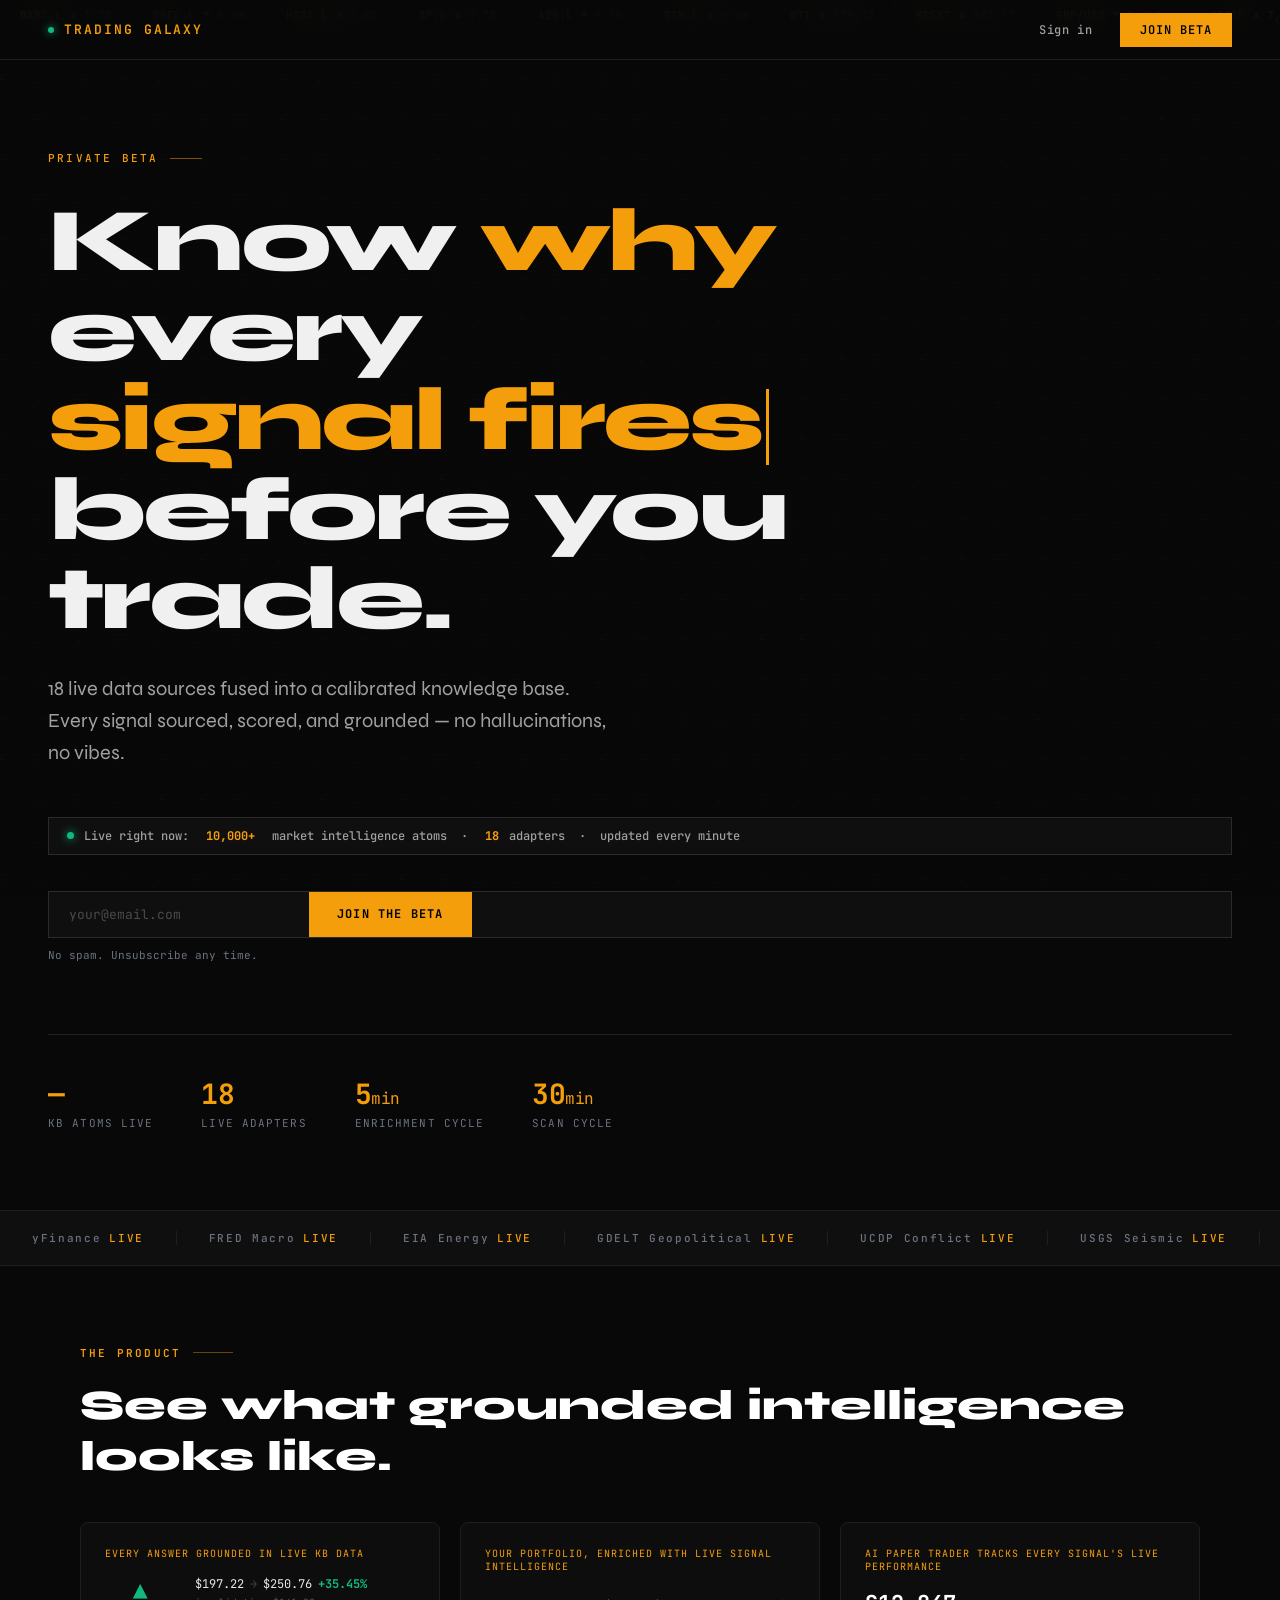
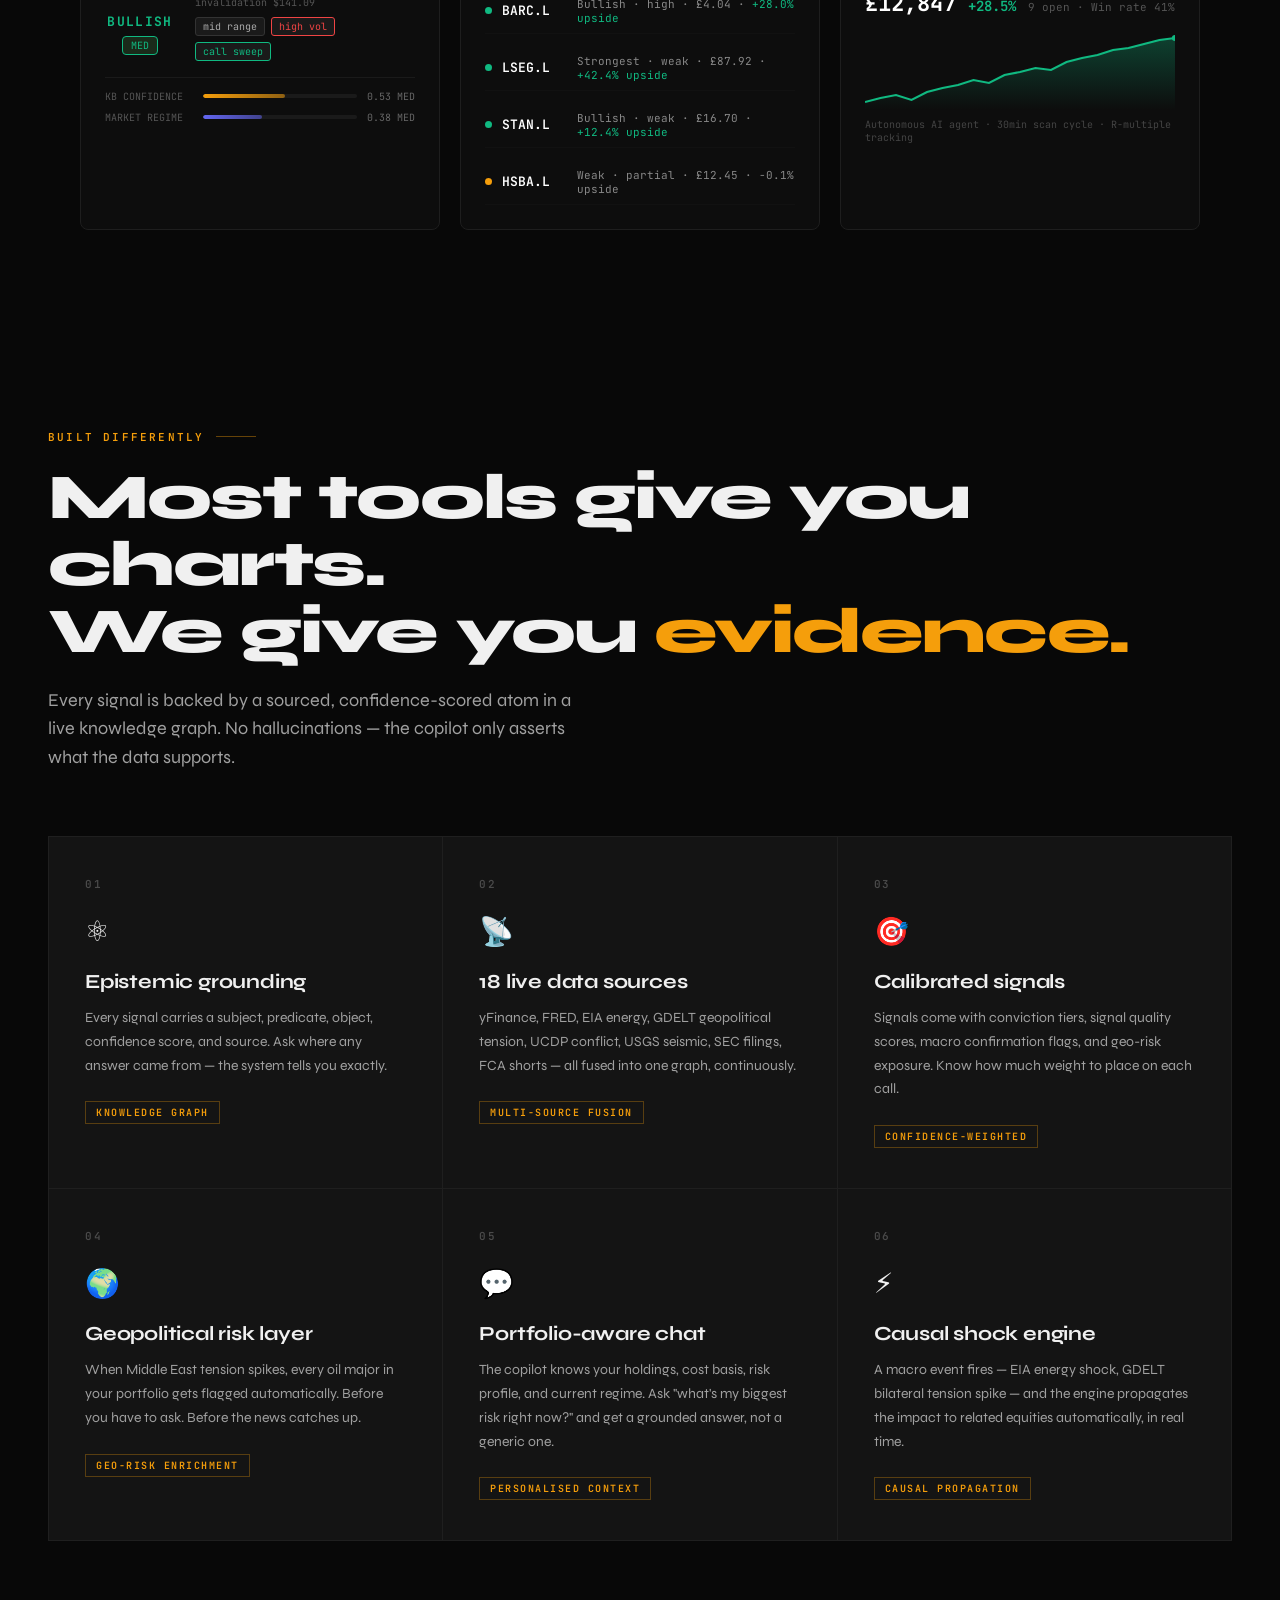
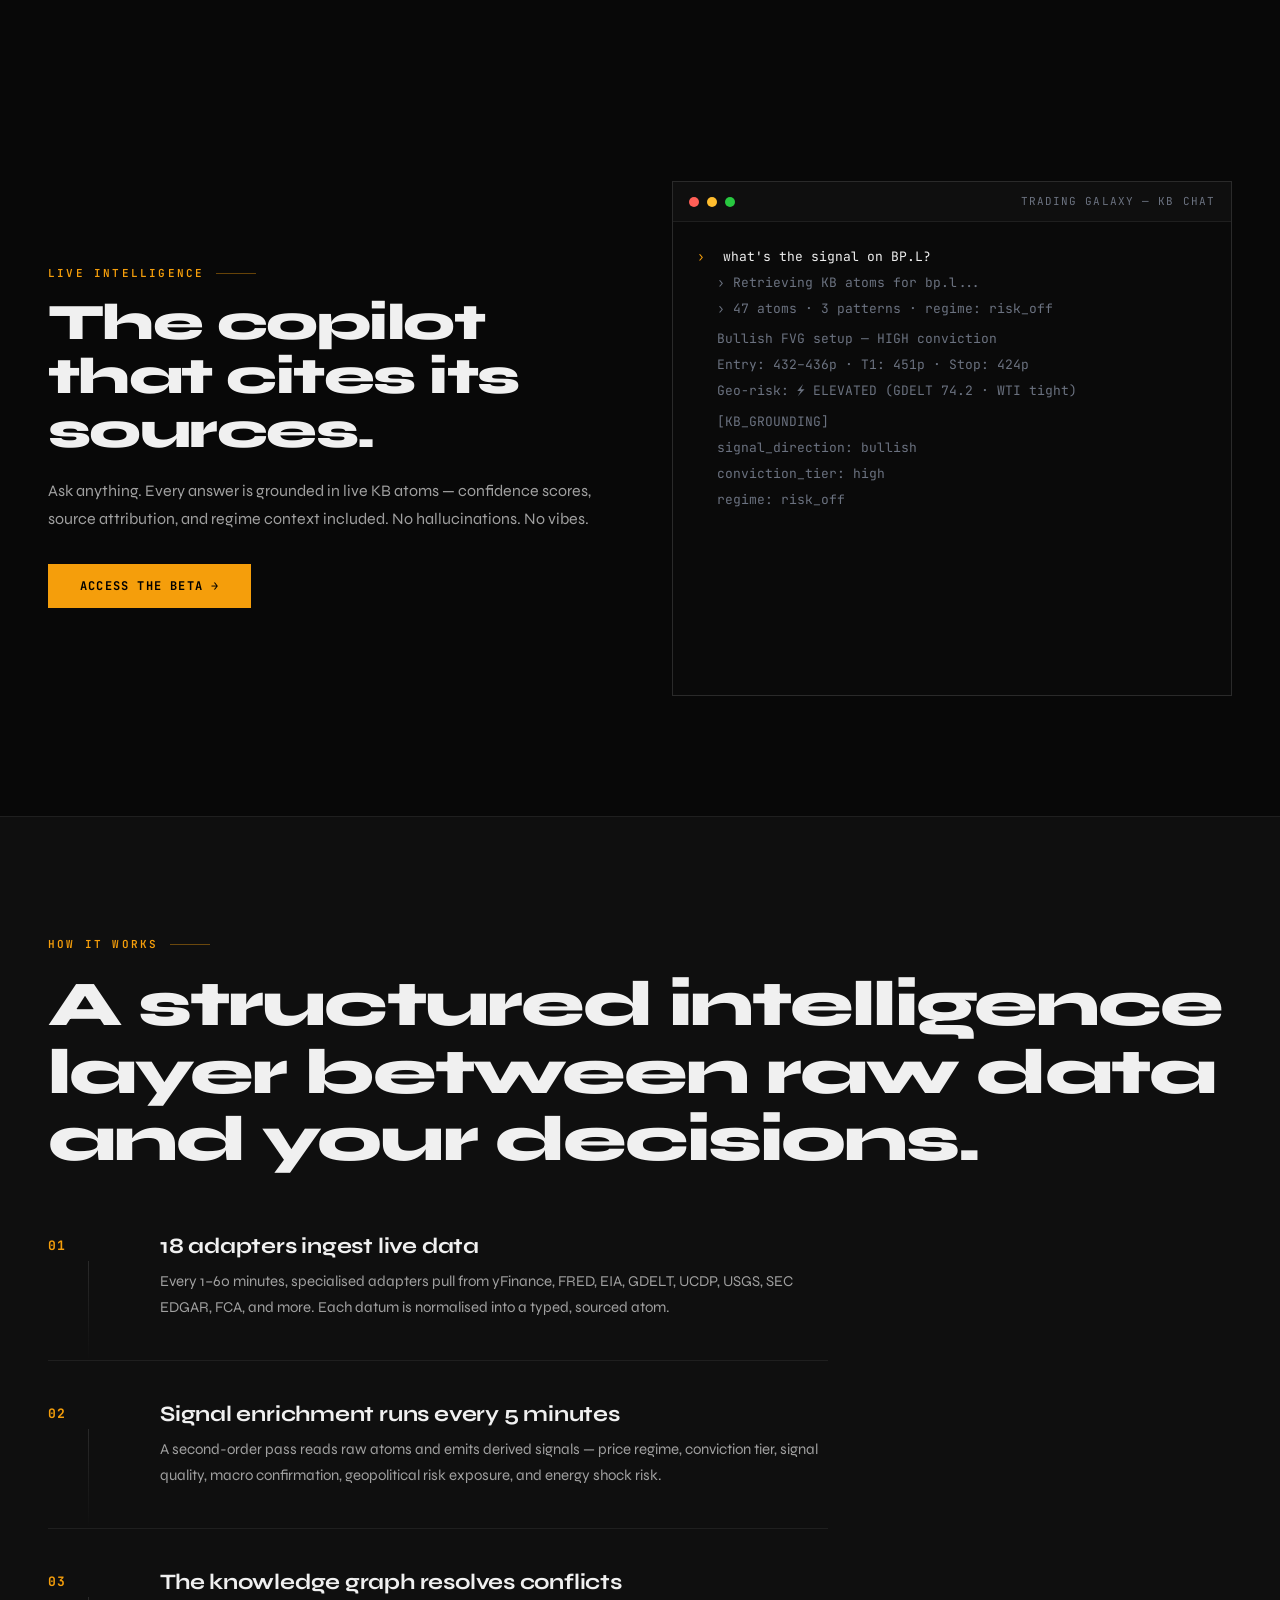
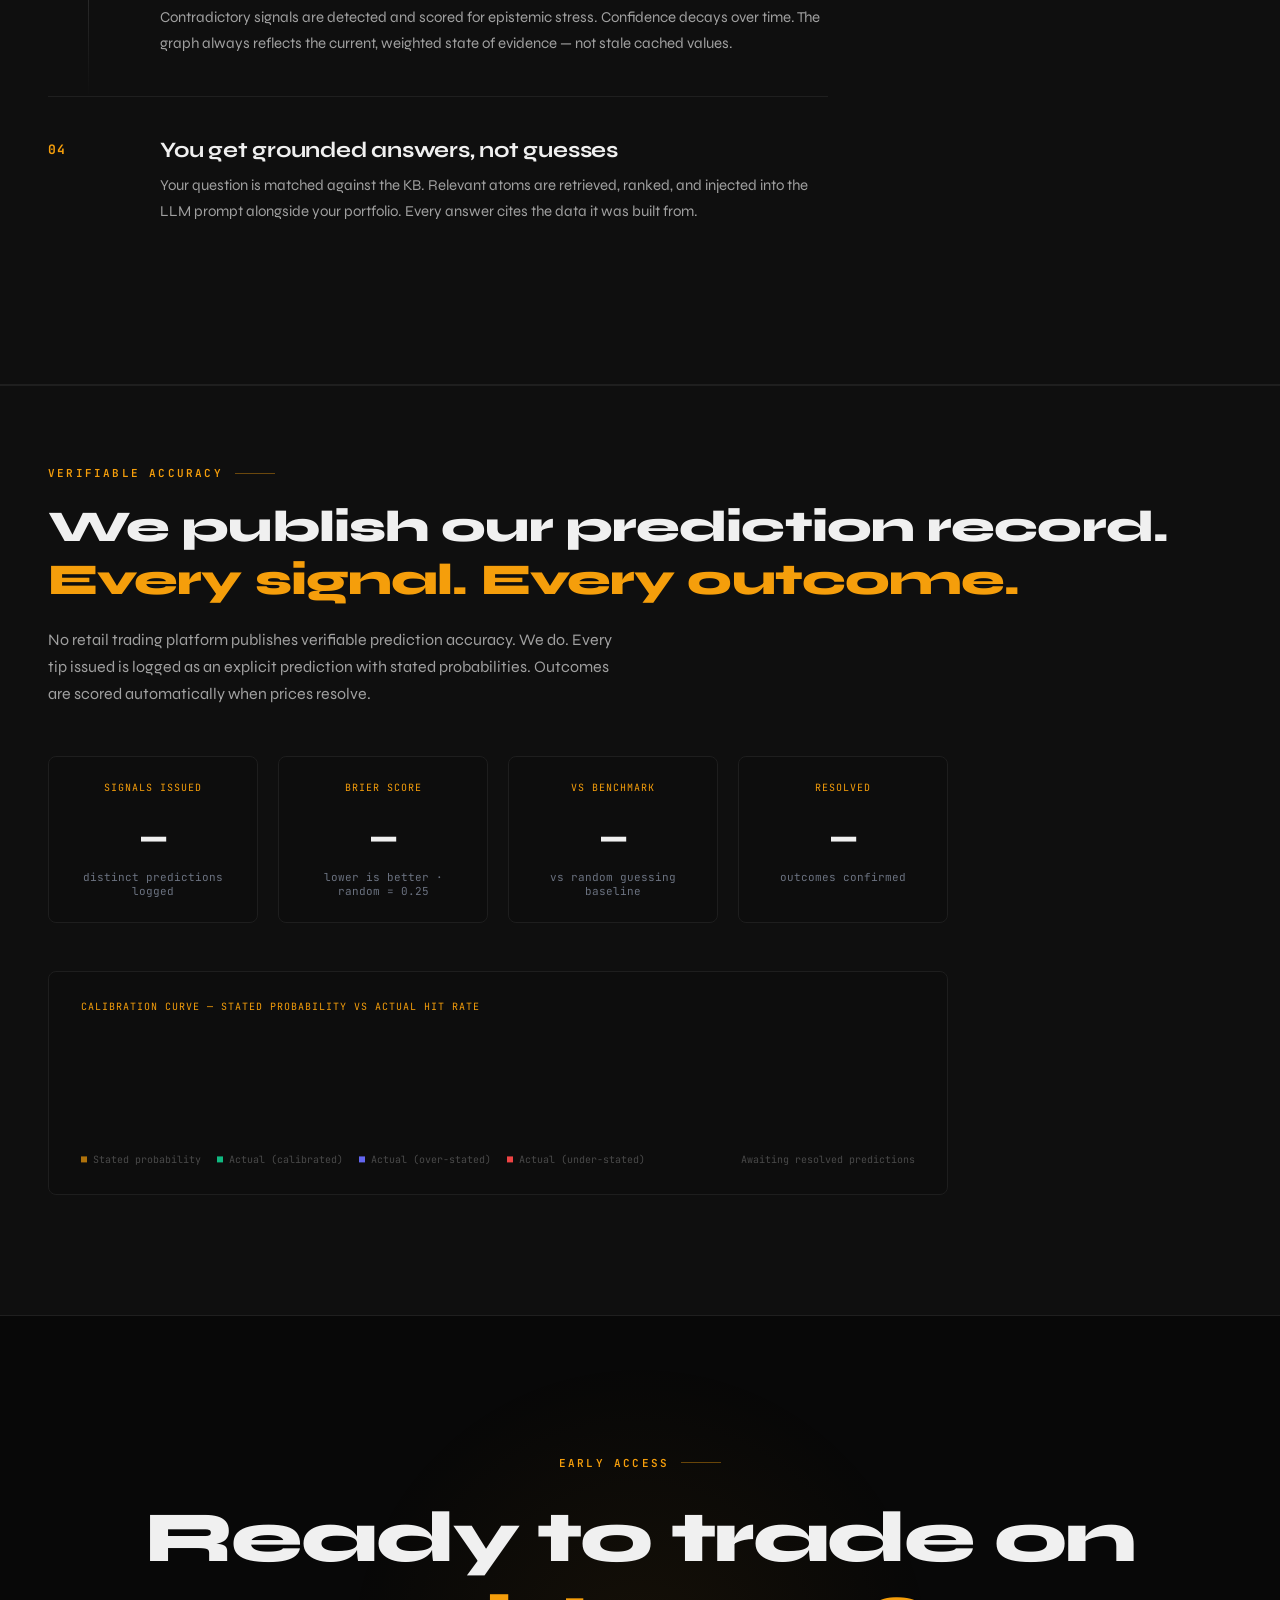
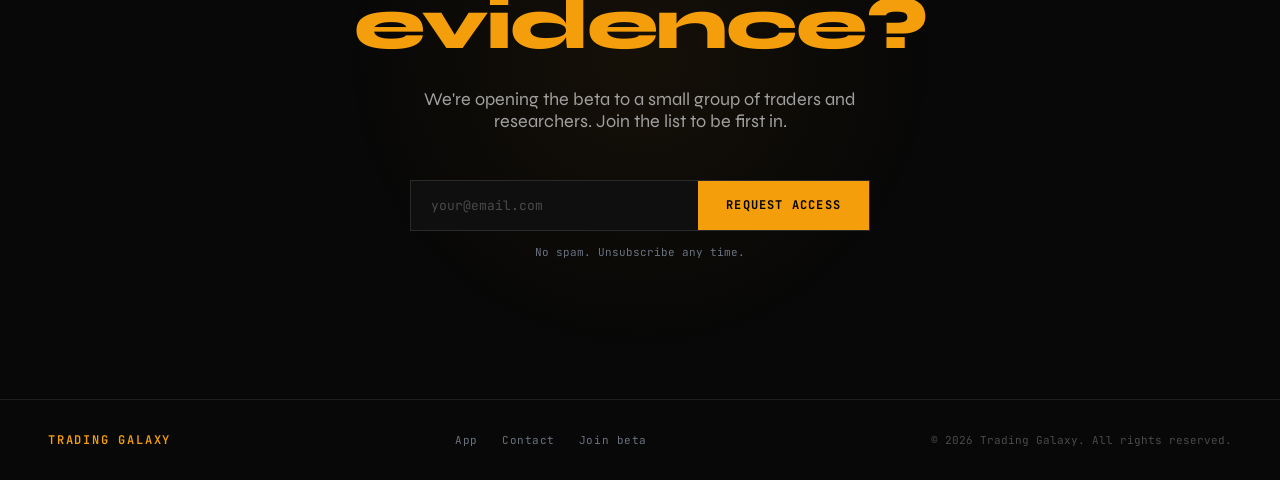
<file: static/index.html>
<!DOCTYPE html>
<html lang="en">
<head>
<meta charset="UTF-8">
<meta name="viewport" content="width=device-width, initial-scale=1.0">
<title>Trading Galaxy — Epistemic Trading Intelligence</title>
<meta name="description" content="Trading signals grounded in evidence, not vibes. 18 live data sources fused into a calibrated knowledge base.">
<link rel="preconnect" href="https://fonts.googleapis.com">
<link rel="preconnect" href="https://fonts.gstatic.com" crossorigin>
<link href="https://fonts.googleapis.com/css2?family=JetBrains+Mono:wght@300;400;500;600;700&family=Syne:wght@400;600;700;800&display=swap" rel="stylesheet">

<style>
  *, *::before, *::after { box-sizing: border-box; margin: 0; padding: 0; }

  :root {
    --bg: #080808;
    --surface: #0f0f0f;
    --card: #141414;
    --card-hover: #1a1a1a;
    --border: #1f1f1f;
    --border-bright: #2a2a2a;
    --accent: #f59e0b;
    --accent2: #d97706;
    --accent-dim: rgba(245,158,11,0.12);
    --accent-glow: rgba(245,158,11,0.25);
    --green: #10b981;
    --red: #ef4444;
    --muted: #4a4a4a;
    --muted2: #6b7280;
    --text: #f0f0f0;
    --text-dim: #a0a0a0;
    --mono: 'JetBrains Mono', Consolas, monospace;
    --sans: 'Syne', system-ui, sans-serif;
  }

  html { scroll-behavior: smooth; }

  body {
    background: var(--bg);
    color: var(--text);
    font-family: var(--sans);
    overflow-x: hidden;
    cursor: default;
  }

  /* ── CANVAS BACKGROUND ── */
  #bg-canvas {
    position: fixed;
    inset: 0;
    z-index: 0;
    pointer-events: none;
    opacity: 0.5;
  }

  /* ── SCANLINE OVERLAY ── */
  .scanline {
    position: fixed;
    inset: 0;
    z-index: 1;
    pointer-events: none;
    background: repeating-linear-gradient(
      0deg,
      transparent,
      transparent 2px,
      rgba(0,0,0,0.03) 2px,
      rgba(0,0,0,0.03) 4px
    );
  }

  .scanline::after {
    content: '';
    position: absolute;
    left: 0; right: 0;
    height: 3px;
    background: linear-gradient(transparent, rgba(245,158,11,0.03), transparent);
    animation: scanswipe 8s linear infinite;
  }

  @keyframes scanswipe {
    0% { top: -3px; }
    100% { top: 100%; }
  }

  /* ── LAYOUT ── */
  .wrapper {
    position: relative;
    z-index: 2;
  }

  /* ── NAV ── */
  nav {
    position: fixed;
    top: 0; left: 0; right: 0;
    z-index: 100;
    display: flex;
    align-items: center;
    justify-content: space-between;
    padding: 0 48px;
    height: 60px;
    background: rgba(8,8,8,0.85);
    backdrop-filter: blur(20px);
    border-bottom: 1px solid var(--border);
    transition: border-color 0.3s;
  }

  nav.scrolled {
    border-bottom-color: var(--border-bright);
  }

  .nav-logo {
    font-family: var(--mono);
    font-size: 13px;
    font-weight: 600;
    letter-spacing: 0.15em;
    color: var(--accent);
    text-decoration: none;
    display: flex;
    align-items: center;
    gap: 10px;
  }

  .nav-logo-dot {
    width: 6px; height: 6px;
    border-radius: 50%;
    background: var(--green);
    box-shadow: 0 0 8px var(--green);
    animation: pulse-dot 2s ease-in-out infinite;
  }

  @keyframes pulse-dot {
    0%, 100% { opacity: 1; box-shadow: 0 0 8px var(--green); }
    50% { opacity: 0.6; box-shadow: 0 0 3px var(--green); }
  }

  .nav-right {
    display: flex;
    align-items: center;
    gap: 12px;
  }

  .btn-nav-ghost {
    font-family: var(--mono);
    font-size: 12px;
    font-weight: 500;
    letter-spacing: 0.05em;
    color: var(--text-dim);
    background: none;
    border: none;
    padding: 8px 16px;
    cursor: pointer;
    text-decoration: none;
    transition: color 0.2s;
  }

  .btn-nav-ghost:hover { color: var(--text); }

  .btn-nav-primary {
    font-family: var(--mono);
    font-size: 12px;
    font-weight: 600;
    letter-spacing: 0.08em;
    color: #000;
    background: var(--accent);
    border: none;
    padding: 9px 20px;
    cursor: pointer;
    text-decoration: none;
    transition: background 0.2s, transform 0.1s;
    position: relative;
    overflow: hidden;
  }

  .btn-nav-primary::after {
    content: '';
    position: absolute;
    inset: 0;
    background: linear-gradient(90deg, transparent 0%, rgba(255,255,255,0.15) 50%, transparent 100%);
    transform: translateX(-100%);
    transition: transform 0.4s;
  }

  .btn-nav-primary:hover::after { transform: translateX(100%); }
  .btn-nav-primary:hover { background: var(--accent2); }
  .btn-nav-primary:active { transform: scale(0.98); }

  /* ── HERO ── */
  .hero {
    min-height: 100vh;
    display: flex;
    flex-direction: column;
    justify-content: center;
    padding: 120px 48px 80px;
    position: relative;
    overflow: hidden;
  }

  .hero-label {
    font-family: var(--mono);
    font-size: 11px;
    font-weight: 500;
    letter-spacing: 0.2em;
    color: var(--accent);
    display: flex;
    align-items: center;
    gap: 12px;
    margin-bottom: 32px;
    opacity: 0;
    animation: fade-up 0.6s ease forwards 0.3s;
  }

  .hero-label::before, .hero-label::after {
    content: '';
    flex: none;
    width: 32px;
    height: 1px;
    background: var(--accent);
    opacity: 0.5;
  }

  .hero-label::before { display: none; }

  .hero-headline {
    font-family: var(--sans);
    font-size: clamp(52px, 7vw, 96px);
    font-weight: 800;
    line-height: 1.0;
    letter-spacing: -0.03em;
    max-width: 900px;
    margin-bottom: 28px;
  }

  .hero-headline .line1 {
    display: block;
    opacity: 0;
    animation: fade-up 0.7s ease forwards 0.5s;
  }

  .hero-headline .line2 {
    display: block;
    color: var(--accent);
    opacity: 0;
    animation: fade-up 0.7s ease forwards 0.7s;
  }

  .hero-headline .line3 {
    display: block;
    opacity: 0;
    animation: fade-up 0.7s ease forwards 0.9s;
  }

  /* typewriter cursor */
  .cursor {
    display: inline-block;
    width: 3px;
    height: 0.85em;
    background: var(--accent);
    margin-left: 4px;
    vertical-align: middle;
    animation: blink 1s step-end infinite;
  }

  @keyframes blink {
    0%, 100% { opacity: 1; }
    50% { opacity: 0; }
  }

  .hero-sub {
    font-family: var(--sans);
    font-size: clamp(16px, 2vw, 20px);
    font-weight: 400;
    color: var(--text-dim);
    max-width: 560px;
    line-height: 1.6;
    margin-bottom: 48px;
    opacity: 0;
    animation: fade-up 0.7s ease forwards 1.1s;
  }

  .hero-live-bar {
    display: inline-flex;
    align-items: center;
    gap: 10px;
    font-family: var(--mono);
    font-size: 12px;
    font-weight: 500;
    color: var(--text-dim);
    background: var(--surface);
    border: 1px solid var(--border-bright);
    padding: 10px 18px;
    margin-bottom: 36px;
    opacity: 0;
    animation: fade-up 0.7s ease forwards 1.3s;
  }

  .live-dot {
    width: 7px; height: 7px;
    border-radius: 50%;
    background: var(--green);
    box-shadow: 0 0 10px var(--green);
    flex-shrink: 0;
    animation: pulse-dot 2s ease-in-out infinite;
  }

  .live-bar-accent { color: var(--accent); font-weight: 700; }

  .hero-cta-row {
    display: flex;
    align-items: center;
    gap: 16px;
    flex-wrap: wrap;
    opacity: 0;
    animation: fade-up 0.7s ease forwards 1.5s;
  }

  .hero-input-wrap {
    display: flex;
    gap: 0;
    border: 1px solid var(--border-bright);
    background: var(--surface);
    transition: border-color 0.2s;
  }

  .hero-input-wrap:focus-within {
    border-color: var(--accent);
    box-shadow: 0 0 0 3px var(--accent-dim);
  }

  .hero-email {
    font-family: var(--mono);
    font-size: 13px;
    background: none;
    border: none;
    outline: none;
    color: var(--text);
    padding: 14px 20px;
    width: 260px;
  }

  .hero-email::placeholder { color: var(--muted); }

  .btn-primary {
    font-family: var(--mono);
    font-size: 12px;
    font-weight: 700;
    letter-spacing: 0.1em;
    color: #000;
    background: var(--accent);
    border: none;
    padding: 14px 28px;
    cursor: pointer;
    transition: background 0.2s;
    white-space: nowrap;
    position: relative;
    overflow: hidden;
  }

  .btn-primary::after {
    content: '';
    position: absolute;
    inset: 0;
    background: linear-gradient(90deg, transparent, rgba(255,255,255,0.2), transparent);
    transform: translateX(-100%);
    transition: transform 0.5s;
  }

  .btn-primary:hover::after { transform: translateX(100%); }
  .btn-primary:hover { background: var(--accent2); }
  .btn-primary:disabled { opacity: 0.5; cursor: not-allowed; }

  .hero-cta-note {
    font-family: var(--mono);
    font-size: 11px;
    color: var(--muted2);
    margin-top: 10px;
  }

  #hero-success {
    display: none;
    font-family: var(--mono);
    font-size: 13px;
    color: var(--green);
    padding: 12px 0;
  }

  #hero-error {
    display: none;
    font-family: var(--mono);
    font-size: 12px;
    color: var(--red);
    margin-top: 8px;
  }

  /* hero stat strip */
  .hero-stats {
    display: flex;
    gap: 48px;
    margin-top: 72px;
    padding-top: 40px;
    border-top: 1px solid var(--border);
    opacity: 0;
    animation: fade-up 0.7s ease forwards 1.7s;
  }

  .hero-stat-item {
    display: flex;
    flex-direction: column;
    gap: 4px;
  }

  .hero-stat-value {
    font-family: var(--mono);
    font-size: 28px;
    font-weight: 700;
    color: var(--accent);
    letter-spacing: -0.02em;
  }

  .hero-stat-label {
    font-family: var(--mono);
    font-size: 11px;
    color: var(--muted2);
    letter-spacing: 0.1em;
  }

  @keyframes fade-up {
    from { opacity: 0; transform: translateY(20px); }
    to { opacity: 1; transform: translateY(0); }
  }

  /* ── MARQUEE ── */
  .marquee-section {
    border-top: 1px solid var(--border);
    border-bottom: 1px solid var(--border);
    padding: 20px 0;
    overflow: hidden;
    background: var(--surface);
    position: relative;
  }

  .marquee-track {
    display: flex;
    gap: 0;
    animation: marquee 30s linear infinite;
    width: max-content;
  }

  .marquee-item {
    font-family: var(--mono);
    font-size: 11px;
    font-weight: 500;
    letter-spacing: 0.15em;
    color: var(--muted2);
    padding: 0 32px;
    border-right: 1px solid var(--border);
    white-space: nowrap;
    display: flex;
    align-items: center;
    gap: 8px;
    transition: color 0.2s;
  }

  .marquee-item span { color: var(--accent); }

  @keyframes marquee {
    from { transform: translateX(0); }
    to { transform: translateX(-50%); }
  }

  /* ── SECTION COMMON ── */
  section {
    padding: 120px 48px;
    position: relative;
  }

  .section-eyebrow {
    font-family: var(--mono);
    font-size: 11px;
    font-weight: 600;
    letter-spacing: 0.2em;
    color: var(--accent);
    margin-bottom: 20px;
    display: flex;
    align-items: center;
    gap: 12px;
  }

  .section-eyebrow::after {
    content: '';
    flex: 1;
    max-width: 40px;
    height: 1px;
    background: var(--accent);
    opacity: 0.4;
  }

  .section-title {
    font-family: var(--sans);
    font-size: clamp(36px, 5vw, 64px);
    font-weight: 800;
    letter-spacing: -0.03em;
    line-height: 1.05;
    margin-bottom: 20px;
  }

  .section-sub {
    font-size: 18px;
    color: var(--text-dim);
    line-height: 1.6;
    max-width: 540px;
    margin-bottom: 64px;
  }

  /* ── FEATURES ── */
  .features-grid {
    display: grid;
    grid-template-columns: repeat(3, 1fr);
    gap: 1px;
    background: var(--border);
    border: 1px solid var(--border);
  }

  .feature-card {
    background: var(--card);
    padding: 40px 36px;
    position: relative;
    overflow: hidden;
    transition: background 0.3s;
  }

  .feature-card::before {
    content: '';
    position: absolute;
    inset: 0;
    background: linear-gradient(135deg, var(--accent-dim) 0%, transparent 60%);
    opacity: 0;
    transition: opacity 0.3s;
  }

  .feature-card:hover { background: var(--card-hover); }
  .feature-card:hover::before { opacity: 1; }

  .feature-card-number {
    font-family: var(--mono);
    font-size: 11px;
    font-weight: 600;
    color: var(--muted);
    letter-spacing: 0.15em;
    margin-bottom: 24px;
  }

  .feature-card-icon {
    font-size: 28px;
    margin-bottom: 20px;
    display: block;
  }

  .feature-card-title {
    font-family: var(--sans);
    font-size: 20px;
    font-weight: 700;
    margin-bottom: 12px;
    letter-spacing: -0.01em;
  }

  .feature-card-body {
    font-size: 14px;
    color: var(--text-dim);
    line-height: 1.7;
    margin-bottom: 24px;
  }

  .feature-tag {
    font-family: var(--mono);
    font-size: 10px;
    font-weight: 600;
    letter-spacing: 0.15em;
    color: var(--accent);
    border: 1px solid rgba(245,158,11,0.3);
    padding: 4px 10px;
    display: inline-block;
  }

  /* ── HOW IT WORKS ── */
  .hiw-section {
    background: var(--surface);
    border-top: 1px solid var(--border);
    border-bottom: 1px solid var(--border);
  }

  .hiw-steps {
    display: flex;
    flex-direction: column;
    gap: 0;
    max-width: 780px;
    position: relative;
  }

  .hiw-step {
    display: grid;
    grid-template-columns: 80px 1fr;
    gap: 32px;
    padding: 40px 0;
    border-bottom: 1px solid var(--border);
    opacity: 0;
    transform: translateY(24px);
    transition: opacity 0.6s ease, transform 0.6s ease;
    position: relative;
  }

  .hiw-step:last-child { border-bottom: none; }
  .hiw-step.visible { opacity: 1; transform: translateY(0); }

  .hiw-step-num {
    font-family: var(--mono);
    font-size: 13px;
    font-weight: 700;
    color: var(--accent);
    letter-spacing: 0.05em;
    padding-top: 4px;
    position: relative;
  }

  .hiw-step-num::after {
    content: '';
    position: absolute;
    left: 50%;
    top: 28px;
    bottom: -40px;
    width: 1px;
    background: linear-gradient(to bottom, var(--border-bright), transparent);
  }

  .hiw-step:last-child .hiw-step-num::after { display: none; }

  .hiw-step-title {
    font-family: var(--sans);
    font-size: 22px;
    font-weight: 700;
    margin-bottom: 10px;
    letter-spacing: -0.01em;
  }

  .hiw-step-body {
    font-size: 15px;
    color: var(--text-dim);
    line-height: 1.7;
  }

  /* ── TERMINAL DEMO ── */
  .terminal-section {
    padding: 120px 48px;
  }

  .terminal-wrap {
    display: grid;
    grid-template-columns: 1fr 1fr;
    gap: 64px;
    align-items: center;
  }

  .terminal-left .section-eyebrow { margin-bottom: 16px; }

  .terminal {
    background: #0a0a0a;
    border: 1px solid var(--border-bright);
    font-family: var(--mono);
    font-size: 13px;
    line-height: 1.7;
    overflow: hidden;
    position: relative;
  }

  .terminal-bar {
    background: var(--surface);
    border-bottom: 1px solid var(--border);
    padding: 10px 16px;
    display: flex;
    align-items: center;
    gap: 8px;
  }

  .term-dot { width: 10px; height: 10px; border-radius: 50%; }
  .term-dot.r { background: #ff5f57; }
  .term-dot.y { background: #ffbd2e; }
  .term-dot.g { background: #28c840; }

  .terminal-label {
    font-family: var(--mono);
    font-size: 11px;
    color: var(--muted2);
    margin-left: auto;
    letter-spacing: 0.1em;
  }

  .terminal-body {
    padding: 24px;
    min-height: 320px;
  }

  .term-line {
    display: flex;
    gap: 10px;
    margin-bottom: 4px;
    opacity: 0;
  }

  .term-line.visible { opacity: 1; }

  .term-prompt { color: var(--accent); }
  .term-cmd { color: var(--text); }
  .term-output { color: var(--muted2); padding-left: 20px; }
  .term-output.green { color: var(--green); }
  .term-output.amber { color: var(--accent); }
  .term-output.dim { color: var(--muted); font-size: 12px; }

  /* ── CTA BOTTOM ── */
  .cta-section {
    text-align: center;
    padding: 140px 48px;
    position: relative;
    overflow: hidden;
  }

  .cta-section::before {
    content: '';
    position: absolute;
    top: 50%;
    left: 50%;
    transform: translate(-50%, -50%);
    width: 600px;
    height: 600px;
    background: radial-gradient(circle, rgba(245,158,11,0.06) 0%, transparent 70%);
    pointer-events: none;
  }

  .cta-title {
    font-family: var(--sans);
    font-size: clamp(40px, 6vw, 72px);
    font-weight: 800;
    letter-spacing: -0.03em;
    margin-bottom: 20px;
  }

  .cta-sub {
    font-size: 18px;
    color: var(--text-dim);
    margin-bottom: 48px;
    max-width: 480px;
    margin-left: auto;
    margin-right: auto;
  }

  .cta-form {
    display: flex;
    justify-content: center;
    gap: 0;
    border: 1px solid var(--border-bright);
    background: var(--surface);
    max-width: 460px;
    margin: 0 auto 12px;
    transition: border-color 0.2s, box-shadow 0.2s;
  }

  .cta-form:focus-within {
    border-color: var(--accent);
    box-shadow: 0 0 0 4px var(--accent-dim);
  }

  .cta-email {
    flex: 1;
    font-family: var(--mono);
    font-size: 13px;
    background: none;
    border: none;
    outline: none;
    color: var(--text);
    padding: 16px 20px;
  }

  .cta-email::placeholder { color: var(--muted); }

  .cta-note {
    font-family: var(--mono);
    font-size: 11px;
    color: var(--muted2);
    margin-top: 14px;
  }

  #bottom-success {
    display: none;
    font-family: var(--mono);
    font-size: 14px;
    color: var(--green);
    padding: 16px 0;
  }

  #bottom-error {
    display: none;
    font-family: var(--mono);
    font-size: 12px;
    color: var(--red);
    margin-top: 8px;
  }

  /* ── FOOTER ── */
  footer {
    border-top: 1px solid var(--border);
    padding: 32px 48px;
    display: flex;
    align-items: center;
    justify-content: space-between;
  }

  .footer-logo {
    font-family: var(--mono);
    font-size: 12px;
    font-weight: 600;
    letter-spacing: 0.15em;
    color: var(--accent);
  }

  .footer-links {
    display: flex;
    gap: 24px;
  }

  .footer-links a {
    font-family: var(--mono);
    font-size: 11px;
    color: var(--muted2);
    text-decoration: none;
    letter-spacing: 0.05em;
    transition: color 0.2s;
  }

  .footer-links a:hover { color: var(--text); }

  .footer-copy {
    font-family: var(--mono);
    font-size: 11px;
    color: var(--muted);
  }

  /* ── PRODUCT SHOWCASE ── */
  .showcase-section { padding: 80px 40px; max-width: 1200px; margin: 0 auto; }
  .showcase-heading { font-size: clamp(28px,4vw,42px); font-weight: 800; color: #fff; margin: 16px 0 40px; }
  .showcase-grid { display: grid; grid-template-columns: repeat(3,1fr); gap: 20px; }
  @media(max-width:900px) { .showcase-grid { grid-template-columns: 1fr; } }
  .showcase-panel { background: #0d0d0d; border: 1px solid #1e1e1e; border-radius: 8px; padding: 24px; }
  .showcase-label { font-family: var(--mono); font-size: 10px; color: #f59e0b; letter-spacing: .1em; text-transform: uppercase; margin-bottom: 16px; }
  .kb-mock-card { font-family: var(--mono); }
  .kb-mock-top { display: flex; gap: 20px; margin-bottom: 16px; }
  .kb-mock-left { display: flex; flex-direction: column; align-items: center; gap: 6px; min-width: 70px; }
  .kb-mock-arrow { color: #10b981; font-size: 24px; }
  .kb-mock-direction { color: #10b981; font-size: 13px; font-weight: 700; letter-spacing: .1em; }
  .kb-mock-pill { background: #1a2a1a; color: #10b981; border: 1px solid #10b981; border-radius: 4px; padding: 2px 8px; font-size: 10px; }
  .kb-mock-right { flex: 1; }
  .kb-mock-prices { display: flex; align-items: center; gap: 6px; font-size: 12px; margin-bottom: 4px; }
  .kb-mock-current { color: #e8e8e8; }
  .kb-mock-arrow-sm { color: #404040; }
  .kb-mock-target { color: #e8e8e8; }
  .kb-mock-upside { color: #10b981; font-weight: 700; }
  .kb-mock-inv { font-size: 10px; color: #555; margin-bottom: 8px; }
  .kb-mock-tags { display: flex; gap: 6px; flex-wrap: wrap; }
  .kb-mock-tag { background: #1a1a1a; border: 1px solid #333; border-radius: 3px; padding: 2px 7px; font-size: 10px; color: #aaa; }
  .kb-mock-tag.red { border-color: #ef4444; color: #ef4444; }
  .kb-mock-tag.green { border-color: #10b981; color: #10b981; }
  .kb-mock-bars { display: flex; flex-direction: column; gap: 8px; border-top: 1px solid #1a1a1a; padding-top: 12px; }
  .kb-mock-bar-row { display: flex; align-items: center; gap: 8px; font-size: 10px; }
  .kb-mock-bar-label { color: #555; width: 90px; flex-shrink: 0; }
  .kb-mock-bar-track { flex: 1; height: 4px; background: #1a1a1a; border-radius: 2px; overflow: hidden; }
  .kb-mock-bar-fill { height: 100%; border-radius: 2px; }
  .kb-mock-bar-fill.amber { background: linear-gradient(90deg, #f59e0b, #f59e0b88); }
  .kb-mock-bar-fill.blue { background: linear-gradient(90deg, #6366f1, #6366f188); }
  .kb-mock-bar-val { color: #666; font-size: 10px; width: 50px; text-align: right; }
  .kb-mock-portfolio { display: flex; flex-direction: column; gap: 12px; font-family: var(--mono); }
  .kb-port-row { display: flex; align-items: center; gap: 10px; padding: 8px 0; border-bottom: 1px solid #111; }
  .kb-port-dot { width: 7px; height: 7px; border-radius: 50%; flex-shrink: 0; }
  .kb-port-dot.green { background: #10b981; }
  .kb-port-dot.amber { background: #f59e0b; }
  .kb-port-ticker { color: #fff; font-weight: 600; font-size: 13px; width: 65px; flex-shrink: 0; }
  .kb-port-signal { color: #888; font-size: 11px; }
  .kb-port-signal .green { color: #10b981; }
  .kb-mock-equity-strip { display: flex; align-items: baseline; gap: 12px; margin-bottom: 12px; font-family: var(--mono); }
  .kb-equity-val { color: #fff; font-size: 22px; font-weight: 700; }
  .kb-equity-change { font-size: 14px; font-weight: 600; }
  .kb-equity-change.green { color: #10b981; }
  .kb-equity-meta { font-size: 11px; color: #555; }
  .kb-equity-chart { width: 100%; height: 80px; display: block; margin-bottom: 8px; }
  .kb-equity-note { font-family: var(--mono); font-size: 10px; color: #444; }

  /* ── SCROLL REVEAL ── */
  .reveal {
    opacity: 0;
    transform: translateY(20px);
    transition: opacity 0.7s ease, transform 0.7s ease;
  }

  .reveal.visible {
    opacity: 1;
    transform: translateY(0);
  }

  .reveal-delay-1 { transition-delay: 0.1s; }
  .reveal-delay-2 { transition-delay: 0.2s; }
  .reveal-delay-3 { transition-delay: 0.3s; }
  .reveal-delay-4 { transition-delay: 0.4s; }
  .reveal-delay-5 { transition-delay: 0.5s; }

  /* ── TICKER STRIP ── */
  .ticker-strip {
    font-family: var(--mono);
    font-size: 11px;
    color: var(--muted2);
    display: flex;
    gap: 0;
    overflow: hidden;
    border-bottom: 1px solid var(--border);
    background: rgba(245,158,11,0.02);
  }

  .ticker-item {
    padding: 8px 20px;
    border-right: 1px solid var(--border);
    white-space: nowrap;
    display: flex;
    align-items: center;
    gap: 8px;
    flex-shrink: 0;
  }

  .ticker-name { color: var(--text-dim); font-weight: 600; }
  .ticker-up { color: var(--green); }
  .ticker-down { color: var(--red); }

  /* responsive */
  @media (max-width: 900px) {
    nav { padding: 0 24px; }
    .hero { padding: 100px 24px 60px; }
    section { padding: 80px 24px; }
    .features-grid { grid-template-columns: 1fr; }
    .terminal-wrap { grid-template-columns: 1fr; }
    .hero-stats { gap: 32px; }
    footer { flex-direction: column; gap: 16px; text-align: center; }
    .hero-headline { font-size: 44px; }
  }
</style>
</head>
<body>

<!-- Animated background canvas -->
<canvas id="bg-canvas"></canvas>
<div class="scanline"></div>

<div class="wrapper">

<!-- ── NAV ── -->
<nav id="navbar">
  <a href="/" class="nav-logo">
    <span class="nav-logo-dot"></span>
    TRADING GALAXY
  </a>
  <div class="nav-right">
    <a href="/login" class="btn-nav-ghost">Sign in</a>
    <a href="#hero-cta" class="btn-nav-primary">JOIN BETA</a>
  </div>
</nav>

<!-- ── TICKER STRIP ── -->
<div class="ticker-strip" id="ticker-strip">
  <div class="ticker-item"><span class="ticker-name">BARC.L</span><span class="ticker-up">▲ 1.2%</span></div>
  <div class="ticker-item"><span class="ticker-name">SHEL.L</span><span class="ticker-down">▼ 0.4%</span></div>
  <div class="ticker-item"><span class="ticker-name">HSBA.L</span><span class="ticker-up">▲ 0.8%</span></div>
  <div class="ticker-item"><span class="ticker-name">BP.L</span><span class="ticker-up">▲ 2.1%</span></div>
  <div class="ticker-item"><span class="ticker-name">AZN.L</span><span class="ticker-down">▼ 0.3%</span></div>
  <div class="ticker-item"><span class="ticker-name">GSK.L</span><span class="ticker-up">▲ 0.6%</span></div>
  <div class="ticker-item"><span class="ticker-name">WTI</span><span class="ticker-up">▲ $78.42</span></div>
  <div class="ticker-item"><span class="ticker-name">BRENT</span><span class="ticker-up">▲ $82.11</span></div>
  <div class="ticker-item"><span class="ticker-name">GBP/USD</span><span class="ticker-down">▼ 1.2634</span></div>
  <div class="ticker-item"><span class="ticker-name">^FTSE</span><span class="ticker-up">▲ 7,842</span></div>
  <div class="ticker-item"><span class="ticker-name">GDELT TENSION</span><span class="ticker-up" style="color:var(--accent)">⚡ MODERATE</span></div>
  <div class="ticker-item"><span class="ticker-name">REGIME</span><span style="color:var(--accent)">RISK-OFF</span></div>
</div>

<!-- ── HERO ── -->
<section class="hero">
  <div class="hero-label">PRIVATE BETA</div>

  <h1 class="hero-headline">
    <span class="line1">Know <em style="font-style:normal;color:var(--accent)">why</em> every</span>
    <span class="line2" id="typewriter-line"></span>
    <span class="line3">before you trade.</span>
  </h1>

  <p class="hero-sub">
    18 live data sources fused into a calibrated knowledge base. Every signal sourced, scored, and grounded — no hallucinations, no vibes.
  </p>

  <div class="hero-live-bar">
    <span class="live-dot"></span>
    Live right now:&nbsp;<span class="live-bar-accent" id="atom-count">10,000+</span>&nbsp;market intelligence atoms &nbsp;·&nbsp; <span class="live-bar-accent">18</span> adapters &nbsp;·&nbsp; updated every minute
  </div>

  <div id="hero-cta">
    <div class="hero-input-wrap">
      <input type="email" id="hero-email" class="hero-email" placeholder="your@email.com" autocomplete="email">
      <button class="btn-primary" id="hero-btn" onclick="joinWaitlist(event,'hero')">JOIN THE BETA</button>
    </div>
    <div class="hero-cta-note">No spam. Unsubscribe any time.</div>
    <div id="hero-error"></div>
  </div>
  <div id="hero-success">✓ You're on the list. We'll reach out when beta opens.</div>

  <div class="hero-stats">
    <div class="hero-stat-item">
      <div class="hero-stat-value" id="stat-atoms">—</div>
      <div class="hero-stat-label">KB ATOMS LIVE</div>
    </div>
    <div class="hero-stat-item">
      <div class="hero-stat-value">18</div>
      <div class="hero-stat-label">LIVE ADAPTERS</div>
    </div>
    <div class="hero-stat-item">
      <div class="hero-stat-value">5<span style="font-size:16px;font-weight:400">min</span></div>
      <div class="hero-stat-label">ENRICHMENT CYCLE</div>
    </div>
    <div class="hero-stat-item">
      <div class="hero-stat-value">30<span style="font-size:16px;font-weight:400">min</span></div>
      <div class="hero-stat-label">SCAN CYCLE</div>
    </div>
  </div>
</section>

<!-- ── CALIBRATION WIDGET ── -->
<section class="cal-widget-section" id="cal-widget-section" style="display:none;">
  <div class="cal-widget-inner">
    <div class="cal-widget-eyebrow">SIGNAL INTELLIGENCE — EMPIRICALLY TESTED</div>
    <div class="cal-widget-summary" id="cal-widget-summary">Loading…</div>
    <div class="cal-widget-table" id="cal-widget-table"></div>
    <div class="cal-widget-footnote">Every signal is tested by autonomous trading agents before it reaches you. No backtested fantasies — forward results only.</div>
  </div>
</section>

<!-- ── MARQUEE ── -->
<div class="marquee-section">
  <div class="marquee-track" id="marquee">
    <div class="marquee-item">yFinance <span>LIVE</span></div>
    <div class="marquee-item">FRED Macro <span>LIVE</span></div>
    <div class="marquee-item">EIA Energy <span>LIVE</span></div>
    <div class="marquee-item">GDELT Geopolitical <span>LIVE</span></div>
    <div class="marquee-item">UCDP Conflict <span>LIVE</span></div>
    <div class="marquee-item">USGS Seismic <span>LIVE</span></div>
    <div class="marquee-item">SEC EDGAR <span>LIVE</span></div>
    <div class="marquee-item">FCA Short Interest <span>LIVE</span></div>
    <div class="marquee-item">LSE Flow <span>LIVE</span></div>
    <div class="marquee-item">Options Flow <span>LIVE</span></div>
    <div class="marquee-item">BoE <span>LIVE</span></div>
    <div class="marquee-item">RSS Intelligence <span>LIVE</span></div>
    <div class="marquee-item">Insider Transactions <span>LIVE</span></div>
    <div class="marquee-item">Sector Rotation <span>LIVE</span></div>
    <div class="marquee-item">Earnings Calendar <span>LIVE</span></div>
    <div class="marquee-item">ACLED Unrest <span>LIVE</span></div>
    <!-- duplicate for seamless loop -->
    <div class="marquee-item">yFinance <span>LIVE</span></div>
    <div class="marquee-item">FRED Macro <span>LIVE</span></div>
    <div class="marquee-item">EIA Energy <span>LIVE</span></div>
    <div class="marquee-item">GDELT Geopolitical <span>LIVE</span></div>
    <div class="marquee-item">UCDP Conflict <span>LIVE</span></div>
    <div class="marquee-item">USGS Seismic <span>LIVE</span></div>
    <div class="marquee-item">SEC EDGAR <span>LIVE</span></div>
    <div class="marquee-item">FCA Short Interest <span>LIVE</span></div>
    <div class="marquee-item">LSE Flow <span>LIVE</span></div>
    <div class="marquee-item">Options Flow <span>LIVE</span></div>
    <div class="marquee-item">BoE <span>LIVE</span></div>
    <div class="marquee-item">RSS Intelligence <span>LIVE</span></div>
    <div class="marquee-item">Insider Transactions <span>LIVE</span></div>
    <div class="marquee-item">Sector Rotation <span>LIVE</span></div>
    <div class="marquee-item">Earnings Calendar <span>LIVE</span></div>
    <div class="marquee-item">ACLED Unrest <span>LIVE</span></div>
  </div>
</div>

<!-- ── PRODUCT SHOWCASE ── -->
<section class="showcase-section">
  <div class="section-eyebrow reveal">THE PRODUCT</div>
  <h2 class="showcase-heading">See what grounded intelligence looks like.</h2>
  <div class="showcase-grid">

    <!-- Panel 1: KB Grounding Card -->
    <div class="showcase-panel">
      <div class="showcase-label">Every answer grounded in live KB data</div>
      <div class="kb-mock-card">
        <div class="kb-mock-top">
          <div class="kb-mock-left">
            <div class="kb-mock-arrow">▲</div>
            <div class="kb-mock-direction">BULLISH</div>
            <div class="kb-mock-pill">MED</div>
          </div>
          <div class="kb-mock-right">
            <div class="kb-mock-prices">
              <span class="kb-mock-current">$197.22</span>
              <span class="kb-mock-arrow-sm">→</span>
              <span class="kb-mock-target">$250.76</span>
              <span class="kb-mock-upside">+35.45%</span>
            </div>
            <div class="kb-mock-inv">invalidation $141.09</div>
            <div class="kb-mock-tags">
              <span class="kb-mock-tag">mid range</span>
              <span class="kb-mock-tag red">high vol</span>
              <span class="kb-mock-tag green">call sweep</span>
            </div>
          </div>
        </div>
        <div class="kb-mock-bars">
          <div class="kb-mock-bar-row">
            <span class="kb-mock-bar-label">KB CONFIDENCE</span>
            <div class="kb-mock-bar-track"><div class="kb-mock-bar-fill amber" style="width:53%"></div></div>
            <span class="kb-mock-bar-val">0.53 MED</span>
          </div>
          <div class="kb-mock-bar-row">
            <span class="kb-mock-bar-label">MARKET REGIME</span>
            <div class="kb-mock-bar-track"><div class="kb-mock-bar-fill blue" style="width:38%"></div></div>
            <span class="kb-mock-bar-val">0.38 MED</span>
          </div>
        </div>
      </div>
    </div>

    <!-- Panel 2: Portfolio signals -->
    <div class="showcase-panel">
      <div class="showcase-label">Your portfolio, enriched with live signal intelligence</div>
      <div class="kb-mock-portfolio">
        <div class="kb-port-row">
          <span class="kb-port-dot green"></span>
          <span class="kb-port-ticker">BARC.L</span>
          <span class="kb-port-signal">Bullish · high · £4.04 · <span class="green">+28.0% upside</span></span>
        </div>
        <div class="kb-port-row">
          <span class="kb-port-dot green"></span>
          <span class="kb-port-ticker">LSEG.L</span>
          <span class="kb-port-signal">Strongest · weak · £87.92 · <span class="green">+42.4% upside</span></span>
        </div>
        <div class="kb-port-row">
          <span class="kb-port-dot green"></span>
          <span class="kb-port-ticker">STAN.L</span>
          <span class="kb-port-signal">Bullish · weak · £16.70 · <span class="green">+12.4% upside</span></span>
        </div>
        <div class="kb-port-row">
          <span class="kb-port-dot amber"></span>
          <span class="kb-port-ticker">HSBA.L</span>
          <span class="kb-port-signal">Weak · partial · £12.45 · <span style="color:#888">-0.1% upside</span></span>
        </div>
      </div>
    </div>

    <!-- Panel 3: Equity curve -->
    <div class="showcase-panel">
      <div class="showcase-label">AI paper trader tracks every signal's live performance</div>
      <div class="kb-mock-equity-strip">
        <span class="kb-equity-val">£12,847</span>
        <span class="kb-equity-change green">+28.5%</span>
        <span class="kb-equity-meta">9 open · Win rate 41%</span>
      </div>
      <svg class="kb-equity-chart" viewBox="0 0 300 80" preserveAspectRatio="none">
        <defs>
          <linearGradient id="equityGrad" x1="0" y1="0" x2="0" y2="1">
            <stop offset="0%" stop-color="#10b981" stop-opacity="0.3"/>
            <stop offset="100%" stop-color="#10b981" stop-opacity="0"/>
          </linearGradient>
        </defs>
        <polygon points="0,72 15,68 30,65 45,70 60,62 75,58 90,55 105,50 120,53 135,45 150,42 165,38 180,40 195,32 210,28 225,25 240,20 255,18 270,14 285,10 300,8 300,80 0,80" fill="url(#equityGrad)"/>
        <polyline points="0,72 15,68 30,65 45,70 60,62 75,58 90,55 105,50 120,53 135,45 150,42 165,38 180,40 195,32 210,28 225,25 240,20 255,18 270,14 285,10 300,8" fill="none" stroke="#10b981" stroke-width="2"/>
        <circle cx="300" cy="8" r="3" fill="#10b981"/>
      </svg>
      <div class="kb-equity-note">Autonomous AI agent · 30min scan cycle · R-multiple tracking</div>
    </div>

  </div>
</section>

<!-- ── FEATURES ── -->
<section>
  <div class="section-eyebrow reveal">BUILT DIFFERENTLY</div>
  <h2 class="section-title reveal reveal-delay-1">Most tools give you charts.<br>We give you <em style="font-style:normal;color:var(--accent)">evidence.</em></h2>
  <p class="section-sub reveal reveal-delay-2">Every signal is backed by a sourced, confidence-scored atom in a live knowledge graph. No hallucinations — the copilot only asserts what the data supports.</p>

  <div class="features-grid">
    <div class="feature-card reveal">
      <div class="feature-card-number">01</div>
      <span class="feature-card-icon">⚛</span>
      <div class="feature-card-title">Epistemic grounding</div>
      <div class="feature-card-body">Every signal carries a subject, predicate, object, confidence score, and source. Ask where any answer came from — the system tells you exactly.</div>
      <span class="feature-tag">KNOWLEDGE GRAPH</span>
    </div>
    <div class="feature-card reveal reveal-delay-1">
      <div class="feature-card-number">02</div>
      <span class="feature-card-icon">📡</span>
      <div class="feature-card-title">18 live data sources</div>
      <div class="feature-card-body">yFinance, FRED, EIA energy, GDELT geopolitical tension, UCDP conflict, USGS seismic, SEC filings, FCA shorts — all fused into one graph, continuously.</div>
      <span class="feature-tag">MULTI-SOURCE FUSION</span>
    </div>
    <div class="feature-card reveal reveal-delay-2">
      <div class="feature-card-number">03</div>
      <span class="feature-card-icon">🎯</span>
      <div class="feature-card-title">Calibrated signals</div>
      <div class="feature-card-body">Signals come with conviction tiers, signal quality scores, macro confirmation flags, and geo-risk exposure. Know how much weight to place on each call.</div>
      <span class="feature-tag">CONFIDENCE-WEIGHTED</span>
    </div>
    <div class="feature-card reveal reveal-delay-1">
      <div class="feature-card-number">04</div>
      <span class="feature-card-icon">🌍</span>
      <div class="feature-card-title">Geopolitical risk layer</div>
      <div class="feature-card-body">When Middle East tension spikes, every oil major in your portfolio gets flagged automatically. Before you have to ask. Before the news catches up.</div>
      <span class="feature-tag">GEO-RISK ENRICHMENT</span>
    </div>
    <div class="feature-card reveal reveal-delay-2">
      <div class="feature-card-number">05</div>
      <span class="feature-card-icon">💬</span>
      <div class="feature-card-title">Portfolio-aware chat</div>
      <div class="feature-card-body">The copilot knows your holdings, cost basis, risk profile, and current regime. Ask "what's my biggest risk right now?" and get a grounded answer, not a generic one.</div>
      <span class="feature-tag">PERSONALISED CONTEXT</span>
    </div>
    <div class="feature-card reveal reveal-delay-3">
      <div class="feature-card-number">06</div>
      <span class="feature-card-icon">⚡</span>
      <div class="feature-card-title">Causal shock engine</div>
      <div class="feature-card-body">A macro event fires — EIA energy shock, GDELT bilateral tension spike — and the engine propagates the impact to related equities automatically, in real time.</div>
      <span class="feature-tag">CAUSAL PROPAGATION</span>
    </div>
  </div>
</section>

<!-- ── TERMINAL DEMO ── -->
<section class="terminal-section">
  <div class="terminal-wrap">
    <div class="terminal-left">
      <div class="section-eyebrow reveal">LIVE INTELLIGENCE</div>
      <h2 class="section-title reveal reveal-delay-1" style="font-size: clamp(32px,4vw,52px)">The copilot that cites its sources.</h2>
      <p class="reveal reveal-delay-2" style="font-size:16px;color:var(--text-dim);line-height:1.7;margin-bottom:32px">Ask anything. Every answer is grounded in live KB atoms — confidence scores, source attribution, and regime context included. No hallucinations. No vibes.</p>
      <a href="#hero-cta" class="btn-primary reveal reveal-delay-3" style="display:inline-block;text-decoration:none;padding:14px 32px;">ACCESS THE BETA →</a>
    </div>
    <div class="terminal reveal reveal-delay-2">
      <div class="terminal-bar">
        <div class="term-dot r"></div>
        <div class="term-dot y"></div>
        <div class="term-dot g"></div>
        <span class="terminal-label">TRADING GALAXY — KB CHAT</span>
      </div>
      <div class="terminal-body" id="terminal-body">
        <!-- lines injected by JS -->
      </div>
    </div>
  </div>
</section>

<!-- ── HOW IT WORKS ── -->
<section class="hiw-section">
  <div class="section-eyebrow reveal">HOW IT WORKS</div>
  <h2 class="section-title reveal reveal-delay-1">A structured intelligence<br>layer between raw data<br>and your decisions.</h2>

  <div class="hiw-steps">
    <div class="hiw-step">
      <div class="hiw-step-num">01</div>
      <div>
        <div class="hiw-step-title">18 adapters ingest live data</div>
        <div class="hiw-step-body">Every 1–60 minutes, specialised adapters pull from yFinance, FRED, EIA, GDELT, UCDP, USGS, SEC EDGAR, FCA, and more. Each datum is normalised into a typed, sourced atom.</div>
      </div>
    </div>
    <div class="hiw-step">
      <div class="hiw-step-num">02</div>
      <div>
        <div class="hiw-step-title">Signal enrichment runs every 5 minutes</div>
        <div class="hiw-step-body">A second-order pass reads raw atoms and emits derived signals — price regime, conviction tier, signal quality, macro confirmation, geopolitical risk exposure, and energy shock risk.</div>
      </div>
    </div>
    <div class="hiw-step">
      <div class="hiw-step-num">03</div>
      <div>
        <div class="hiw-step-title">The knowledge graph resolves conflicts</div>
        <div class="hiw-step-body">Contradictory signals are detected and scored for epistemic stress. Confidence decays over time. The graph always reflects the current, weighted state of evidence — not stale cached values.</div>
      </div>
    </div>
    <div class="hiw-step">
      <div class="hiw-step-num">04</div>
      <div>
        <div class="hiw-step-title">You get grounded answers, not guesses</div>
        <div class="hiw-step-body">Your question is matched against the KB. Relevant atoms are retrieved, ranked, and injected into the LLM prompt alongside your portfolio. Every answer cites the data it was built from.</div>
      </div>
    </div>
  </div>
</section>

<!-- ── PREDICTION ACCURACY ── -->
<section class="hiw-section" id="accuracy-section" style="border-top:1px solid var(--border);padding-top:80px;">
  <div class="section-eyebrow reveal">VERIFIABLE ACCURACY</div>
  <h2 class="reveal reveal-delay-1" style="font-family:var(--sans);font-size:clamp(28px,4vw,44px);font-weight:800;letter-spacing:-0.02em;margin-bottom:20px;">We publish our prediction record.<br><em style="font-style:normal;color:var(--accent)">Every signal. Every outcome.</em></h2>
  <p class="reveal reveal-delay-2" style="font-size:16px;color:var(--text-dim);line-height:1.7;margin-bottom:48px;max-width:580px;">No retail trading platform publishes verifiable prediction accuracy. We do. Every tip issued is logged as an explicit prediction with stated probabilities. Outcomes are scored automatically when prices resolve.</p>

  <div id="brier-widget" style="display:grid;grid-template-columns:repeat(auto-fit,minmax(200px,1fr));gap:20px;max-width:900px;margin-bottom:48px;">
    <div class="showcase-panel reveal" style="text-align:center;">
      <div class="showcase-label">SIGNALS ISSUED</div>
      <div style="font-family:var(--mono);font-size:42px;font-weight:700;color:var(--text);margin:12px 0 4px;" id="brier-total">—</div>
      <div style="font-family:var(--mono);font-size:11px;color:var(--muted2);">distinct predictions logged</div>
    </div>
    <div class="showcase-panel reveal reveal-delay-1" style="text-align:center;">
      <div class="showcase-label">BRIER SCORE</div>
      <div style="font-family:var(--mono);font-size:42px;font-weight:700;margin:12px 0 4px;" id="brier-score">—</div>
      <div style="font-family:var(--mono);font-size:11px;color:var(--muted2);">lower is better · random = 0.25</div>
    </div>
    <div class="showcase-panel reveal reveal-delay-2" style="text-align:center;">
      <div class="showcase-label">vs BENCHMARK</div>
      <div style="font-family:var(--mono);font-size:42px;font-weight:700;margin:12px 0 4px;" id="brier-vs">—</div>
      <div style="font-family:var(--mono);font-size:11px;color:var(--muted2);">vs random guessing baseline</div>
    </div>
    <div class="showcase-panel reveal reveal-delay-3" style="text-align:center;">
      <div class="showcase-label">RESOLVED</div>
      <div style="font-family:var(--mono);font-size:42px;font-weight:700;color:var(--text);margin:12px 0 4px;" id="brier-resolved">—</div>
      <div style="font-family:var(--mono);font-size:11px;color:var(--muted2);">outcomes confirmed</div>
    </div>
  </div>

  <div class="showcase-panel reveal reveal-delay-2" style="max-width:900px;padding:28px 32px;" id="brier-calibration-wrap">
    <div class="showcase-label" style="margin-bottom:20px;">CALIBRATION CURVE — stated probability vs actual hit rate</div>
    <div style="display:flex;align-items:flex-end;gap:4px;height:100px;overflow:hidden;" id="brier-bars">
      <!-- injected by JS -->
    </div>
    <div style="display:flex;gap:4px;margin-top:6px;overflow:hidden;" id="brier-bar-labels">
      <!-- injected by JS -->
    </div>
    <div id="brier-legend" style="font-family:var(--mono);font-size:10px;color:var(--muted);margin-top:14px;display:flex;gap:16px;flex-wrap:wrap;align-items:center;">
      <span><span style="color:rgba(245,158,11,0.7)">■</span> Stated probability</span>
      <span><span style="color:var(--green)">■</span> Actual (calibrated)</span>
      <span><span style="color:#6366f1">■</span> Actual (over-stated)</span>
      <span><span style="color:var(--red)">■</span> Actual (under-stated)</span>
      <span style="color:var(--muted);margin-left:auto;">Awaiting resolved predictions</span>
    </div>
  </div>
</section>

<!-- ── BOTTOM CTA ── -->
<section class="cta-section">
  <div class="section-eyebrow reveal" style="justify-content:center;margin-bottom:24px">EARLY ACCESS</div>
  <h2 class="cta-title reveal reveal-delay-1">Ready to trade on<br><em style="font-style:normal;color:var(--accent)">evidence?</em></h2>
  <p class="cta-sub reveal reveal-delay-2">We're opening the beta to a small group of traders and researchers. Join the list to be first in.</p>

  <div id="bottom-cta-form" class="reveal reveal-delay-3">
    <div class="cta-form">
      <input type="email" id="bottom-email" class="cta-email" placeholder="your@email.com" autocomplete="email">
      <button class="btn-primary" id="bottom-btn" onclick="joinWaitlist(event,'bottom')">REQUEST ACCESS</button>
    </div>
    <div class="cta-note">No spam. Unsubscribe any time.</div>
    <div id="bottom-error"></div>
  </div>
  <div id="bottom-success">✓ You're on the list. We'll reach out when beta access opens.</div>
</section>

<!-- ── FOOTER ── -->
<footer>
  <div class="footer-logo">TRADING GALAXY</div>
  <div class="footer-links">
    <a href="/login">App</a>
    <a href="mailto:hello@trading-galaxy.uk">Contact</a>
    <a href="/login">Join beta</a>
  </div>
  <div class="footer-copy">© 2026 Trading Galaxy. All rights reserved.</div>
</footer>

</div><!-- /wrapper -->

<script>
const API_BASE = 'https://api.trading-galaxy.uk';

// ── ANIMATED BACKGROUND ──
(function() {
  const canvas = document.getElementById('bg-canvas');
  const ctx = canvas.getContext('2d');
  let W, H, dots = [];

  function resize() {
    W = canvas.width = window.innerWidth;
    H = canvas.height = window.innerHeight;
  }

  function initDots() {
    dots = [];
    const cols = Math.floor(W / 40);
    const rows = Math.floor(H / 40);
    for (let i = 0; i <= cols; i++) {
      for (let j = 0; j <= rows; j++) {
        dots.push({
          x: i * 40,
          y: j * 40,
          baseX: i * 40,
          baseY: j * 40,
          phase: Math.random() * Math.PI * 2,
          speed: 0.002 + Math.random() * 0.003,
          amp: 1 + Math.random() * 2,
        });
      }
    }
  }

  let t = 0;
  function draw() {
    ctx.clearRect(0, 0, W, H);
    t += 0.005;

    dots.forEach(d => {
      d.x = d.baseX + Math.sin(t * d.speed * 200 + d.phase) * d.amp;
      d.y = d.baseY + Math.cos(t * d.speed * 200 + d.phase + 1) * d.amp;

      // Distance from mouse
      const dist = Math.hypot(d.x - mouseX, d.y - mouseY);
      const proximity = Math.max(0, 1 - dist / 200);

      ctx.beginPath();
      ctx.arc(d.x, d.y, 1, 0, Math.PI * 2);
      ctx.fillStyle = proximity > 0
        ? `rgba(245,158,11,${0.08 + proximity * 0.3})`
        : 'rgba(255,255,255,0.06)';
      ctx.fill();
    });

    requestAnimationFrame(draw);
  }

  let mouseX = -999, mouseY = -999;
  window.addEventListener('mousemove', e => { mouseX = e.clientX; mouseY = e.clientY; });
  window.addEventListener('resize', () => { resize(); initDots(); });
  resize(); initDots(); draw();
})();

// ── TYPEWRITER ──
(function() {
  const el = document.getElementById('typewriter-line');
  const text = 'signal fires';
  let i = 0;
  const cursor = document.createElement('span');
  cursor.className = 'cursor';
  el.appendChild(cursor);

  setTimeout(() => {
    const type = () => {
      if (i < text.length) {
        el.insertBefore(document.createTextNode(text[i]), cursor);
        i++;
        setTimeout(type, 60 + Math.random() * 40);
      }
    };
    type();
  }, 900);
})();

// ── NAV SCROLL ──
window.addEventListener('scroll', () => {
  document.getElementById('navbar').classList.toggle('scrolled', window.scrollY > 20);
});

// ── SCROLL REVEAL ──
const revealObs = new IntersectionObserver((entries) => {
  entries.forEach(e => {
    if (e.isIntersecting) { e.target.classList.add('visible'); }
  });
}, { threshold: 0.1, rootMargin: '0px 0px -60px 0px' });

document.querySelectorAll('.reveal, .hiw-step').forEach(el => revealObs.observe(el));

// ── TERMINAL ANIMATION ──
const termLines = [
  { type: 'prompt', text: "what's the signal on BP.L?" },
  { type: 'output dim', text: '› Retrieving KB atoms for bp.l...' },
  { type: 'output dim', text: '› 47 atoms · 3 patterns · regime: risk_off' },
  { type: 'output', text: '' },
  { type: 'output amber', text: '  Bullish FVG setup — HIGH conviction' },
  { type: 'output green', text: '  Entry: 432–436p  ·  T1: 451p  ·  Stop: 424p' },
  { type: 'output amber', text: '  Geo-risk: ⚡ ELEVATED (GDELT 74.2 · WTI tight)' },
  { type: 'output', text: '' },
  { type: 'output dim', text: '[KB_GROUNDING]' },
  { type: 'output green', text: 'signal_direction: bullish' },
  { type: 'output green', text: 'conviction_tier: high' },
  { type: 'output', text: 'regime: risk_off' },
  { type: 'output', text: 'volatility_regime: elevated' },
  { type: 'output', text: 'implied_volatility: 0.31' },
  { type: 'output dim', text: 'atoms_used: 47' },
  { type: 'output dim', text: 'stress: 0.24 low' },
  { type: 'output dim', text: '[/KB_GROUNDING]' },
  { type: 'prompt', text: '_' },
];

function animateTerminal() {
  const body = document.getElementById('terminal-body');
  body.innerHTML = '';
  let delay = 0;

  termLines.forEach((line, idx) => {
    const div = document.createElement('div');
    div.className = 'term-line';

    if (line.type === 'prompt') {
      div.innerHTML = `<span class="term-prompt">›</span><span class="term-cmd">&nbsp;${line.text === '_' ? '<span class="cursor"></span>' : line.text}</span>`;
    } else {
      div.className = `term-line term-${line.type.replace(' ', ' term-')}`;
      div.textContent = line.text;
    }

    body.appendChild(div);
    setTimeout(() => div.classList.add('visible'), delay);
    delay += line.text ? 80 : 40;
  });
}

// Trigger terminal when in view
const termObs = new IntersectionObserver((entries) => {
  entries.forEach(e => {
    if (e.isIntersecting) { animateTerminal(); termObs.disconnect(); }
  });
}, { threshold: 0.3 });

const termEl = document.getElementById('terminal-body');
if (termEl) termObs.observe(termEl);

// ── ATOM COUNTER ANIMATION ──
function animateCount(el, target, duration) {
  const start = performance.now();
  const from = 0;
  const ease = t => t < 0.5 ? 2*t*t : -1+(4-2*t)*t;

  function step(now) {
    const p = Math.min((now - start) / duration, 1);
    const val = Math.floor(from + (target - from) * ease(p));
    const fmt = val >= 1000 ? (val/1000).toFixed(1) + 'k' : String(val);
    el.textContent = fmt;
    if (p < 1) requestAnimationFrame(step);
  }
  requestAnimationFrame(step);
}

// ── LIVE STATS ──
async function loadStats() {
  try {
    const r = await fetch(`${API_BASE}/stats`, { signal: AbortSignal.timeout(5000) });
    if (!r.ok) return;
    const d = await r.json();
    if (d.total_facts) {
      const atomEl = document.getElementById('atom-count');
      const statEl = document.getElementById('stat-atoms');
      const val = d.total_facts;
      const fmt = val >= 1000 ? (val/1000).toFixed(1) + 'k' : String(val);
      atomEl.textContent = fmt;
      animateCount(statEl, val, 2000);
    }
  } catch {}
}

async function loadWaitlistCount() {
  try {
    const r = await fetch(`${API_BASE}/waitlist/count`, { signal: AbortSignal.timeout(5000) });
    if (!r.ok) return;
    const d = await r.json();
    if (d.count != null) {
      animateCount(document.getElementById('stat-waitlist'), d.count, 1500);
    }
  } catch {}
}

// ── WAITLIST ──
async function joinWaitlist(e, form) {
  e.preventDefault();
  const emailEl = document.getElementById(`${form === 'hero' ? 'hero' : 'bottom'}-email`);
  const btnEl   = document.getElementById(`${form === 'hero' ? 'hero' : 'bottom'}-btn`);
  const errorEl = document.getElementById(`${form === 'hero' ? 'hero' : 'bottom'}-error`);
  const email   = emailEl.value.trim();

  errorEl.style.display = 'none';
  if (!email || !email.includes('@')) {
    errorEl.textContent = 'Enter a valid email address.';
    errorEl.style.display = 'block';
    return;
  }

  btnEl.disabled = true;
  btnEl.textContent = 'JOINING…';

  try {
    const r = await fetch(`${API_BASE}/waitlist`, {
      method: 'POST',
      headers: { 'Content-Type': 'application/json' },
      body: JSON.stringify({ email, source: 'landing' }),
    });
    const d = await r.json();

    if (r.status === 429) {
      errorEl.textContent = 'Too many attempts — please try again later.';
      errorEl.style.display = 'block';
      btnEl.disabled = false;
      btnEl.textContent = form === 'hero' ? 'JOIN THE BETA' : 'REQUEST ACCESS';
      return;
    }
    if (!r.ok) {
      errorEl.textContent = d.error || 'Something went wrong.';
      errorEl.style.display = 'block';
      btnEl.disabled = false;
      btnEl.textContent = form === 'hero' ? 'JOIN THE BETA' : 'REQUEST ACCESS';
      return;
    }

    if (form === 'hero') {
      document.getElementById('hero-cta').style.display = 'none';
      document.getElementById('hero-success').style.display = 'block';
    } else {
      document.getElementById('bottom-cta-form').style.display = 'none';
      document.getElementById('bottom-success').style.display = 'block';
    }
    loadWaitlistCount();
  } catch {
    errorEl.textContent = 'Connection error — please try again.';
    errorEl.style.display = 'block';
    btnEl.disabled = false;
    btnEl.textContent = form === 'hero' ? 'JOIN THE BETA' : 'REQUEST ACCESS';
  }
}

// ── ENTER KEY ON INPUTS ──
document.getElementById('hero-email').addEventListener('keydown', e => {
  if (e.key === 'Enter') joinWaitlist(e, 'hero');
});
document.getElementById('bottom-email').addEventListener('keydown', e => {
  if (e.key === 'Enter') joinWaitlist(e, 'bottom');
});

// ── BRIER SCORE / PREDICTION ACCURACY ──
async function loadBrierScore() {
  try {
    const r = await fetch(`${API_BASE}/ledger/performance`, { signal: AbortSignal.timeout(6000) });
    if (!r.ok) return;
    const d = await r.json();

    const totalEl    = document.getElementById('brier-total');
    const scoreEl    = document.getElementById('brier-score');
    const vsEl       = document.getElementById('brier-vs');
    const resolvedEl = document.getElementById('brier-resolved');

    if (totalEl && d.total_predictions != null) {
      totalEl.textContent = d.total_predictions.toLocaleString();
    }
    if (resolvedEl && d.resolved != null) {
      resolvedEl.textContent = d.resolved.toLocaleString();
    }
    if (scoreEl && d.brier_score != null) {
      scoreEl.textContent = d.brier_score.toFixed(3);
      scoreEl.style.color = d.brier_score < 0.25 ? 'var(--green)' : 'var(--red)';
    } else if (scoreEl) {
      scoreEl.textContent = 'n/a';
      scoreEl.style.color = 'var(--muted2)';
    }
    if (vsEl && d.vs_benchmark != null) {
      const better = d.vs_benchmark < 0;
      vsEl.textContent = (better ? '' : '+') + d.vs_benchmark.toFixed(3);
      vsEl.style.color = better ? 'var(--green)' : 'var(--red)';
    } else if (vsEl) {
      vsEl.textContent = 'n/a';
      vsEl.style.color = 'var(--muted2)';
    }

    // Calibration curve bars
    const curve = d.calibration_curve || [];
    const barsEl   = document.getElementById('brier-bars');
    const labelsEl = document.getElementById('brier-bar-labels');
    if (barsEl && curve.length) {
      barsEl.innerHTML = '';
      labelsEl.innerHTML = '';
      const maxH = 80;
      curve.forEach(bucket => {
        const stated = bucket.stated || 0;
        const actual = bucket.actual;
        const n      = bucket.n || 0;
        const barW   = Math.max(1, Math.floor((barsEl.offsetWidth || 860) / curve.length) - 6);

        // Stated bar (amber, semi-transparent)
        const statedH = Math.round(stated * maxH);
        const statedBar = document.createElement('div');
        statedBar.style.cssText = `position:relative;display:flex;flex-direction:column;align-items:center;gap:2px;flex:1;`;
        statedBar.innerHTML = `
          <div style="width:100%;display:flex;align-items:flex-end;gap:2px;height:${maxH}px;position:relative;">
            <div title="Stated: ${(stated*100).toFixed(0)}%" style="flex:1;height:${statedH}px;background:rgba(245,158,11,0.25);border:1px solid rgba(245,158,11,0.4);border-radius:2px 2px 0 0;"></div>
            <div title="Actual: ${actual != null ? (actual*100).toFixed(0)+'%' : 'n/a'} (n=${n})" style="flex:1;height:${actual != null ? Math.round(actual*maxH) : 0}px;background:${actual != null ? (Math.abs(actual-stated) < 0.1 ? 'var(--green)' : actual > stated ? '#6366f1' : 'var(--red)') : '#333'};border-radius:2px 2px 0 0;opacity:0.85;"></div>
          </div>`;
        barsEl.appendChild(statedBar);

        const lbl = document.createElement('div');
        lbl.style.cssText = `flex:1;font-family:var(--mono);font-size:9px;color:var(--muted);text-align:center;`;
        lbl.textContent = bucket.bucket || '';
        labelsEl.appendChild(lbl);
      });

      // Legend — update the trailing count in the dedicated element
      const legendEl = document.getElementById('brier-legend');
      if (legendEl) {
        const countSpan = legendEl.querySelector('span:last-child');
        if (countSpan) countSpan.textContent = `${d.total_predictions || 0} signals · ${d.resolved || 0} resolved`;
      }
    }
  } catch {}
}

// ── CALIBRATION WIDGET ──
async function loadCalibrationWidget() {
  try {
    const r = await fetch(`${API_BASE}/kb/calibration-dashboard`, { signal: AbortSignal.timeout(6000) });
    if (!r.ok) return;
    const d = await r.json();
    if (!d.total_observations || d.total_observations < 5) return;

    const section  = document.getElementById('cal-widget-section');
    const summary  = document.getElementById('cal-widget-summary');
    const tableEl  = document.getElementById('cal-widget-table');
    if (!section || !summary || !tableEl) return;

    const cells = d.established_cells || 0;
    summary.textContent = `${d.total_observations.toLocaleString()} forward-tested observations across ${cells} calibrated signal cell${cells !== 1 ? 's' : ''}`;

    if (d.top_cells && d.top_cells.length) {
      const rows = d.top_cells.slice(0, 4).map(c => {
        const hr  = c.hit_rate != null ? Math.round(c.hit_rate * 100) + '%' : '—';
        const pat = (c.pattern_type || '').toUpperCase();
        const sec = c.regime ? ` + ${c.regime}` : '';
        const label = `${pat}${sec}`.trim();
        return `<div class="cal-row"><span class="cal-row-label">${label}</span><span class="cal-row-hr">${hr} hit rate</span><span class="cal-row-n">${c.samples} obs</span></div>`;
      }).join('');
      tableEl.innerHTML = rows;
    }

    section.style.display = '';
  } catch {}
}

// ── INIT ──
loadStats();
loadWaitlistCount();
loadBrierScore();
loadCalibrationWidget();
setInterval(loadStats, 30000);
</script>

<style>
.cal-widget-section {
  background: rgba(245,158,11,0.04);
  border-top: 1px solid rgba(245,158,11,0.15);
  border-bottom: 1px solid rgba(245,158,11,0.15);
  padding: 32px 24px;
}
.cal-widget-inner {
  max-width: 720px;
  margin: 0 auto;
}
.cal-widget-eyebrow {
  font-size: 10px;
  font-weight: 700;
  letter-spacing: 0.14em;
  color: #f59e0b;
  text-transform: uppercase;
  margin-bottom: 8px;
}
.cal-widget-summary {
  font-size: 15px;
  color: #e2e8f0;
  margin-bottom: 14px;
  line-height: 1.5;
}
.cal-widget-table {
  display: flex;
  flex-direction: column;
  gap: 4px;
  margin-bottom: 14px;
}
.cal-row {
  display: flex;
  align-items: center;
  gap: 12px;
  font-size: 12px;
  padding: 5px 8px;
  background: rgba(255,255,255,0.03);
  border-radius: 5px;
  border: 1px solid rgba(255,255,255,0.06);
}
.cal-row-label {
  flex: 1;
  font-family: var(--mono, monospace);
  color: #e2e8f0;
  font-size: 11px;
}
.cal-row-hr {
  color: #4ade80;
  font-weight: 700;
  font-family: var(--mono, monospace);
  font-size: 12px;
  white-space: nowrap;
}
.cal-row-n {
  color: #64748b;
  font-size: 10px;
  white-space: nowrap;
}
.cal-widget-footnote {
  font-size: 11px;
  color: #64748b;
  font-style: italic;
  line-height: 1.5;
}
</style>
</body>
</html>
</file>
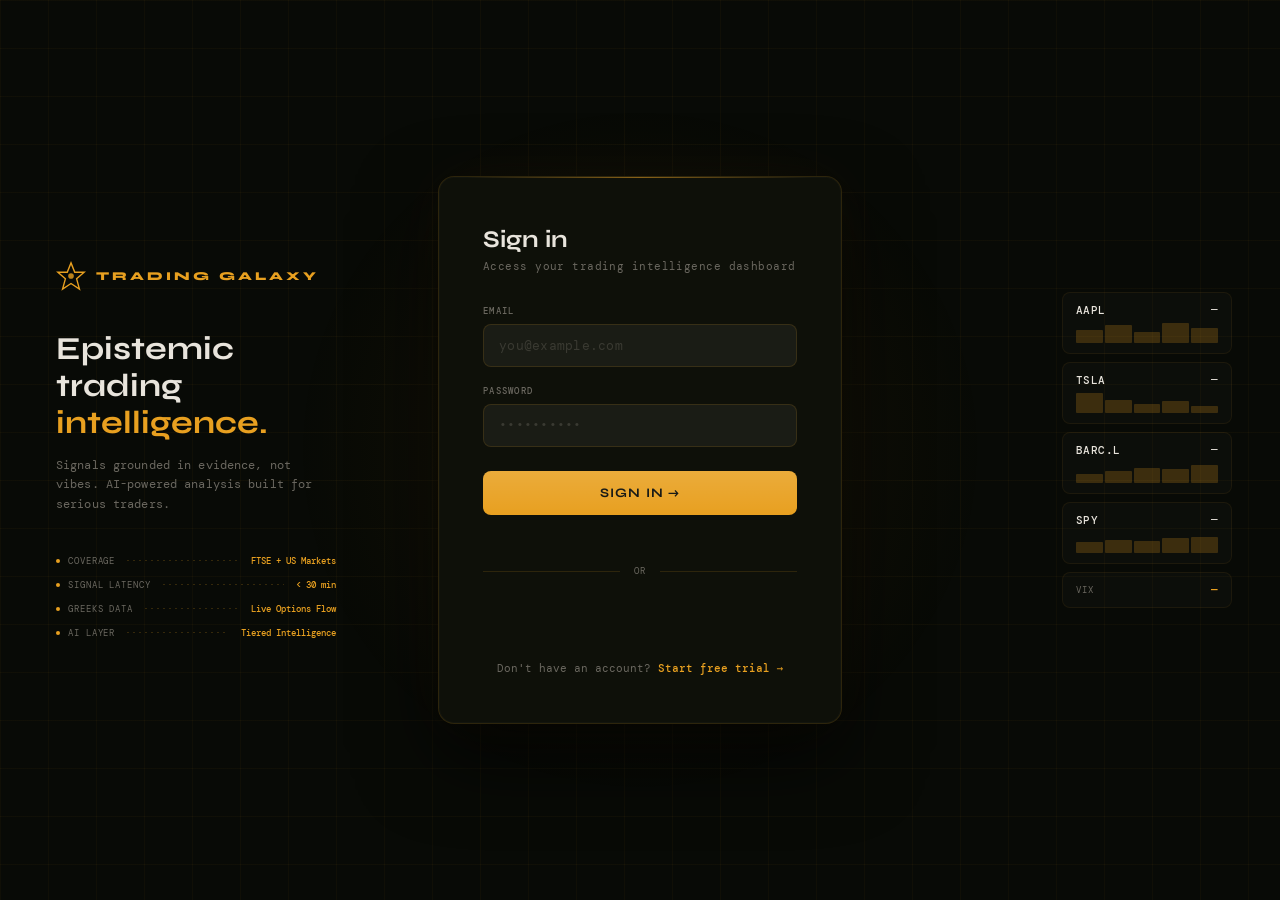
<file: static/auth/index.html>
<!DOCTYPE html>
<html lang="en">
<head>
<meta charset="UTF-8">
<meta name="viewport" content="width=device-width, initial-scale=1.0">
<title>Trading Galaxy — Sign In</title>
<link rel="preconnect" href="https://fonts.googleapis.com">
<link href="https://fonts.googleapis.com/css2?family=Syne:wght@400;600;700;800&family=DM+Mono:wght@300;400;500&display=swap" rel="stylesheet">
<style>
*, *::before, *::after { box-sizing: border-box; margin: 0; padding: 0; }

:root {
  --gold: #E8A020;
  --gold-dim: #B87D18;
  --bg: #080A06;
  --surface: rgba(255,255,255,0.03);
  --border: rgba(232,160,32,0.14);
  --border-hover: rgba(232,160,32,0.4);
  --text: #E8E4DC;
  --muted: #6B6860;
  --input-bg: rgba(255,255,255,0.05);
  --card-bg: #0E1009;
}

html, body {
  height: 100%;
  background: var(--bg);
  color: var(--text);
  font-family: 'DM Mono', monospace;
  overflow: hidden;
}

/* ── Animated grid ── */
.bg-grid {
  position: fixed; inset: 0; z-index: 0; pointer-events: none;
  background-image:
    linear-gradient(rgba(232,160,32,0.04) 1px, transparent 1px),
    linear-gradient(90deg, rgba(232,160,32,0.04) 1px, transparent 1px);
  background-size: 48px 48px;
  animation: gridDrift 40s linear infinite;
}
@keyframes gridDrift { 0% { background-position: 0 0; } 100% { background-position: 48px 48px; } }

/* ── Radial glow ── */
.bg-glow {
  position: fixed; z-index: 0; pointer-events: none;
  width: 700px; height: 700px; border-radius: 50%;
  background: radial-gradient(circle, rgba(232,160,32,0.07) 0%, transparent 70%);
  top: 50%; left: 50%; transform: translate(-50%,-50%);
  animation: glowPulse 6s ease-in-out infinite;
}
@keyframes glowPulse {
  0%,100% { opacity: 0.6; transform: translate(-50%,-50%) scale(1); }
  50%      { opacity: 1;   transform: translate(-50%,-50%) scale(1.08); }
}

/* ── Candles ── */
.candles { position: fixed; inset: 0; z-index: 0; pointer-events: none; overflow: hidden; }
.candle {
  position: absolute; bottom: -60px; width: 2px; border-radius: 1px;
  animation: rise linear infinite; opacity: 0;
}
@keyframes rise {
  0%   { opacity: 0;    transform: translateY(0); }
  10%  { opacity: 0.35; }
  90%  { opacity: 0.12; }
  100% { opacity: 0;    transform: translateY(-110vh); }
}

/* ── 3-col page layout ── */
.page {
  position: relative; z-index: 1;
  width: 100%; height: 100vh;
  display: grid;
  grid-template-columns: 1fr 420px 1fr;
  grid-template-rows: 100vh;
  grid-template-areas: "brand card deco";
  align-items: center;
}

/* ── Brand column ── */
.brand-col {
  grid-area: brand;
  padding: 0 24px 0 56px;
  animation: fadeUp 0.8s ease both;
}
@keyframes fadeUp {
  from { opacity: 0; transform: translateY(20px); }
  to   { opacity: 1; transform: translateY(0); }
}

.brand-mark { display: flex; align-items: center; gap: 10px; margin-bottom: 40px; }
.brand-icon { width: 30px; height: 30px; flex-shrink: 0; }
.brand-icon svg { width: 100%; height: 100%; }
.brand-name {
  font-family: 'Syne', sans-serif; font-weight: 800; font-size: 12px;
  letter-spacing: 0.25em; color: var(--gold); text-transform: uppercase;
}

.brand-headline {
  font-family: 'Syne', sans-serif; font-weight: 700; font-size: 32px;
  line-height: 1.15; color: var(--text); margin-bottom: 14px; max-width: 300px;
}
.brand-headline em { font-style: normal; color: var(--gold); }

.brand-sub {
  font-size: 12px; color: var(--muted); line-height: 1.65;
  max-width: 260px; margin-bottom: 40px; letter-spacing: 0.01em;
}

.brand-stats { display: flex; flex-direction: column; gap: 12px; max-width: 280px; }
.stat-row { display: flex; align-items: center; gap: 8px; }
.stat-dot { width: 4px; height: 4px; border-radius: 50%; background: var(--gold); flex-shrink: 0; }
.stat-label { font-size: 9px; color: var(--muted); letter-spacing: 0.1em; text-transform: uppercase; white-space: nowrap; flex-shrink: 0; }
.stat-connector { flex: 1; height: 1px; background: repeating-linear-gradient(90deg, rgba(232,160,32,0.2) 0px, rgba(232,160,32,0.2) 2px, transparent 2px, transparent 6px); margin: 0 4px; }
.stat-val { font-size: 9px; color: var(--gold); font-weight: 500; white-space: nowrap; flex-shrink: 0; }

/* ── Card column ── */
.card-col {
  grid-area: card;
  padding: 0 8px;
  animation: fadeUp 0.8s 0.1s ease both;
}

.card {
  background: var(--card-bg);
  border: 1px solid var(--border);
  border-radius: 16px;
  padding: 48px 44px;
  position: relative; overflow: hidden;
  box-shadow: 0 0 0 1px rgba(255,255,255,0.02) inset,
              0 32px 80px rgba(0,0,0,0.7),
              0 0 60px rgba(232,160,32,0.05);
}
.card::before {
  content: '';
  position: absolute; top: 0; left: 28px; right: 28px; height: 1px;
  background: linear-gradient(90deg, transparent, var(--gold), transparent);
  opacity: 0.55;
}

.card-title {
  font-family: 'Syne', sans-serif; font-weight: 700; font-size: 24px;
  color: var(--text); margin-bottom: 5px;
}
.card-sub { font-size: 11px; color: var(--muted); letter-spacing: 0.04em; margin-bottom: 32px; }

/* ── Form ── */
.field { margin-bottom: 18px; }
.field label {
  display: block; font-size: 9px; letter-spacing: 0.14em; text-transform: uppercase;
  color: var(--muted); margin-bottom: 7px; font-weight: 500;
}
.field input {
  width: 100%; background: var(--input-bg); border: 1px solid var(--border);
  border-radius: 8px; padding: 12px 15px;
  font-family: 'DM Mono', monospace; font-size: 13px; color: var(--text);
  outline: none; transition: border-color 0.2s, box-shadow 0.2s, background 0.2s;
  letter-spacing: 0.02em;
}
.field input::placeholder { color: #3a3a32; }
.field input:focus {
  border-color: var(--border-hover);
  background: rgba(232,160,32,0.04);
  box-shadow: 0 0 0 3px rgba(232,160,32,0.08);
}

.btn-primary {
  width: 100%; background: var(--gold); color: #0A0C08;
  border: none; border-radius: 8px; padding: 14px;
  font-family: 'Syne', sans-serif; font-weight: 700; font-size: 13px;
  letter-spacing: 0.08em; text-transform: uppercase; cursor: pointer;
  margin-top: 6px; transition: background 0.2s, transform 0.15s, box-shadow 0.2s;
  position: relative; overflow: hidden;
}
.btn-primary::after {
  content: ''; position: absolute; inset: 0;
  background: linear-gradient(180deg, rgba(255,255,255,0.12) 0%, transparent 100%);
  pointer-events: none;
}
.btn-primary:hover { background: #F0AA28; box-shadow: 0 0 32px rgba(232,160,32,0.45); transform: translateY(-1px); }
.btn-primary:active { transform: translateY(0); }

.msg { min-height: 18px; margin-top: 10px; font-size: 11px; color: var(--muted); text-align: center; }
.msg.err { color: #EF5350; }
.msg.ok  { color: #4CAF50; }

.divider { display: flex; align-items: center; gap: 14px; margin: 22px 0; }
.divider-line { flex: 1; height: 1px; background: var(--border); }
.divider-text { font-size: 9px; color: var(--muted); letter-spacing: 0.14em; text-transform: uppercase; }

.tg-widget { display: flex; justify-content: center; min-height: 36px; }

.card-footer {
  margin-top: 26px; text-align: center; font-size: 11px; color: var(--muted);
}
.card-footer a { color: var(--gold); text-decoration: none; font-weight: 500; transition: opacity 0.2s; }
.card-footer a:hover { opacity: 0.7; }

/* ── PW strength ── */
.pw-strength { display: flex; gap: 4px; margin-top: 6px; }
.pw-bar { flex: 1; height: 2px; border-radius: 2px; background: rgba(255,255,255,0.06); transition: background 0.3s; }

/* ── Deco column ── */
.deco-col {
  grid-area: deco;
  padding: 0 48px 0 16px;
  display: flex; justify-content: flex-end; align-items: center;
  animation: fadeUp 0.8s 0.2s ease both; opacity: 0.65;
}

/* ── Ticker feed (login) ── */
.ticker-feed { display: flex; flex-direction: column; gap: 8px; width: 170px; }
.ticker-item {
  display: flex; flex-direction: column; gap: 4px;
  padding: 10px 13px; background: rgba(255,255,255,0.02);
  border: 1px solid rgba(232,160,32,0.07); border-radius: 8px; font-size: 11px;
}
.ticker-row { display: flex; justify-content: space-between; width: 100%; }
.ticker-sym { color: var(--text); font-weight: 500; letter-spacing: 0.04em; }
.ticker-up   { color: #4CAF50; }
.ticker-down { color: #EF5350; }
.tick-bar { width: 100%; height: 22px; display: flex; align-items: flex-end; gap: 2px; }
.tick-bar span {
  flex: 1; border-radius: 1px; background: rgba(232,160,32,0.22);
  animation: barAnim 3s ease-in-out infinite;
}
.tick-bar span:nth-child(2) { animation-delay: 0.2s; }
.tick-bar span:nth-child(3) { animation-delay: 0.4s; }
.tick-bar span:nth-child(4) { animation-delay: 0.6s; }
.tick-bar span:nth-child(5) { animation-delay: 0.8s; }
@keyframes barAnim {
  0%,100% { opacity: 0.3; transform: scaleY(0.5); }
  50%      { opacity: 1;   transform: scaleY(1); }
}
.iv-row {
  padding: 10px 13px; background: rgba(255,255,255,0.02);
  border: 1px solid rgba(232,160,32,0.07); border-radius: 8px;
  display: flex; justify-content: space-between; align-items: center;
}
.iv-label { font-size: 9px; color: var(--muted); letter-spacing: 0.1em; text-transform: uppercase; }
.iv-val { font-size: 11px; color: var(--gold); font-weight: 500; }

/* ── Tier list (register brand col) ── */
.tier-list { display: flex; flex-direction: column; gap: 7px; }
.tier-card {
  padding: 12px 14px; border: 1px solid var(--border); border-radius: 10px;
  background: rgba(255,255,255,0.02); display: flex; align-items: center; gap: 12px;
  transition: border-color 0.2s, background 0.2s; max-width: 270px;
}
.tier-card:hover { border-color: rgba(232,160,32,0.28); background: rgba(232,160,32,0.03); }
.tier-card.active { border-color: rgba(232,160,32,0.45); background: rgba(232,160,32,0.07); }
.tier-dot { width: 8px; height: 8px; border-radius: 50%; flex-shrink: 0; }
.tier-info { flex: 1; }
.tier-name { font-family: 'Syne', sans-serif; font-size: 11px; font-weight: 700; color: var(--text); letter-spacing: 0.06em; text-transform: uppercase; }
.tier-desc { font-size: 10px; color: var(--muted); margin-top: 1px; }
.tier-price { font-size: 11px; color: var(--gold); font-weight: 500; white-space: nowrap; }
.tier-free  { font-size: 11px; color: var(--muted); }

/* ── Features list (register deco col) ── */
.features-list { display: flex; flex-direction: column; gap: 6px; width: 190px; }
.feat-label {
  font-size: 8px; letter-spacing: 0.16em; text-transform: uppercase; color: var(--muted);
  margin-bottom: 4px; padding-bottom: 6px; border-bottom: 1px solid var(--border);
}
.feat-item {
  display: flex; align-items: center; gap: 9px; padding: 8px 11px;
  border: 1px solid rgba(232,160,32,0.07); border-radius: 8px;
  background: rgba(255,255,255,0.015); font-size: 10px; color: var(--muted);
}
.feat-check {
  width: 14px; height: 14px; border-radius: 50%;
  background: rgba(76,175,80,0.15); border: 1px solid rgba(76,175,80,0.3);
  display: flex; align-items: center; justify-content: center; flex-shrink: 0;
}
.feat-check svg { width: 8px; height: 8px; }
.feat-badge {
  margin-top: 10px; padding: 9px 11px; border: 1px solid rgba(232,160,32,0.22);
  border-radius: 8px; background: rgba(232,160,32,0.05);
  font-size: 9px; color: var(--gold); text-align: center; letter-spacing: 0.06em; line-height: 1.5;
}
.feat-badge strong { display: block; font-family: 'Syne', sans-serif; font-size: 12px; font-weight: 700; margin-bottom: 1px; }

/* ── Screen toggle ── */
.screen { display: none; width: 100%; height: 100vh; }
.screen.active { display: block; }

/* ── Responsive ── */
@media (max-width: 800px) {
  .page {
    grid-template-columns: 1fr;
    grid-template-rows: auto;
    grid-template-areas: "brand" "card";
    height: auto; min-height: 100vh;
    overflow-y: auto;
    padding: 36px 20px;
  }
  html, body { overflow: auto; }
  .screen { height: auto; }
  .screen.active { display: block; }
  .deco-col { display: none; }
  .brand-col { padding: 0 0 28px 0; }
  .brand-headline { font-size: 26px; }
  .card-col { padding: 0; }
  .card { padding: 32px 24px; }
}
</style>
</head>
<body>

<div class="bg-grid"></div>
<div class="bg-glow"></div>
<div class="candles" id="candles"></div>

<!-- ── LOGIN ── -->
<div class="screen active" id="screen-login">
  <div class="page">

    <div class="brand-col">
      <div class="brand-mark">
        <div class="brand-icon">
          <svg viewBox="0 0 32 32" fill="none">
            <polygon points="16,2 20,12 30,12 22,19 25,30 16,24 7,30 10,19 2,12 12,12" fill="none" stroke="#E8A020" stroke-width="1.5"/>
            <circle cx="16" cy="16" r="3" fill="#E8A020" opacity="0.8"/>
          </svg>
        </div>
        <span class="brand-name">Trading Galaxy</span>
      </div>
      <h1 class="brand-headline">Epistemic<br>trading<br><em>intelligence.</em></h1>
      <p class="brand-sub">Signals grounded in evidence, not vibes. AI-powered analysis built for serious traders.</p>
      <div class="brand-stats">
        <div class="stat-row"><div class="stat-dot"></div><span class="stat-label">Coverage</span><div class="stat-connector"></div><span class="stat-val">FTSE + US Markets</span></div>
        <div class="stat-row"><div class="stat-dot"></div><span class="stat-label">Signal latency</span><div class="stat-connector"></div><span class="stat-val">&lt; 30 min</span></div>
        <div class="stat-row"><div class="stat-dot"></div><span class="stat-label">Greeks data</span><div class="stat-connector"></div><span class="stat-val">Live Options Flow</span></div>
        <div class="stat-row"><div class="stat-dot"></div><span class="stat-label">AI layer</span><div class="stat-connector"></div><span class="stat-val">Tiered Intelligence</span></div>
      </div>
    </div>

    <div class="card-col">
      <div class="card">
        <div class="card-title">Sign in</div>
        <div class="card-sub">Access your trading intelligence dashboard</div>
        <div class="field">
          <label for="login-email">Email</label>
          <input id="login-email" type="email" placeholder="you@example.com" autocomplete="email">
        </div>
        <div class="field">
          <label for="login-pw">Password</label>
          <input id="login-pw" type="password" placeholder="••••••••••" autocomplete="current-password">
        </div>
        <button class="btn-primary" id="login-btn">Sign In →</button>
        <div class="msg" id="login-msg"></div>
        <div class="divider"><div class="divider-line"></div><span class="divider-text">or</span><div class="divider-line"></div></div>
        <div class="tg-widget" id="tg-widget"></div>
        <div class="card-footer">Don't have an account? <a href="#" id="go-register">Start free trial →</a></div>
      </div>
    </div>

    <div class="deco-col">
      <div class="ticker-feed" id="ticker-feed">
        <div class="ticker-item" id="tick-AAPL">
          <div class="ticker-row"><span class="ticker-sym">AAPL</span><span class="ticker-chg">—</span></div>
          <div class="tick-bar"><span style="height:60%"></span><span style="height:80%"></span><span style="height:50%"></span><span style="height:90%"></span><span style="height:70%"></span></div>
        </div>
        <div class="ticker-item" id="tick-TSLA">
          <div class="ticker-row"><span class="ticker-sym">TSLA</span><span class="ticker-chg">—</span></div>
          <div class="tick-bar"><span style="height:90%"></span><span style="height:60%"></span><span style="height:40%"></span><span style="height:55%"></span><span style="height:30%"></span></div>
        </div>
        <div class="ticker-item" id="tick-BARC.L">
          <div class="ticker-row"><span class="ticker-sym">BARC.L</span><span class="ticker-chg">—</span></div>
          <div class="tick-bar"><span style="height:40%"></span><span style="height:55%"></span><span style="height:70%"></span><span style="height:65%"></span><span style="height:80%"></span></div>
        </div>
        <div class="ticker-item" id="tick-SPY">
          <div class="ticker-row"><span class="ticker-sym">SPY</span><span class="ticker-chg">—</span></div>
          <div class="tick-bar"><span style="height:50%"></span><span style="height:60%"></span><span style="height:55%"></span><span style="height:70%"></span><span style="height:75%"></span></div>
        </div>
        <div class="iv-row"><span class="iv-label">VIX</span><span class="iv-val" id="tick-VIX">—</span></div>
      </div>
    </div>

  </div>
</div>

<!-- ── REGISTER ── -->
<div class="screen" id="screen-register">
  <div class="page">

    <div class="brand-col">
      <div class="brand-mark">
        <div class="brand-icon">
          <svg viewBox="0 0 32 32" fill="none">
            <polygon points="16,2 20,12 30,12 22,19 25,30 16,24 7,30 10,19 2,12 12,12" fill="none" stroke="#E8A020" stroke-width="1.5"/>
            <circle cx="16" cy="16" r="3" fill="#E8A020" opacity="0.8"/>
          </svg>
        </div>
        <span class="brand-name">Trading Galaxy</span>
      </div>
      <h1 class="brand-headline">Join the <em>edge.</em></h1>
      <p class="brand-sub">Start free, upgrade when you're ready. Every tier includes AI-grounded signals.</p>
      <div class="tier-list">
        <div class="tier-card active">
          <div class="tier-dot" style="background:#6B6860"></div>
          <div class="tier-info"><div class="tier-name">Free</div><div class="tier-desc">3 tips/day · Basic signals</div></div>
          <span class="tier-free">£0</span>
        </div>
        <div class="tier-card">
          <div class="tier-dot" style="background:#E8A020"></div>
          <div class="tier-info"><div class="tier-name">Basic</div><div class="tier-desc">10 tips/day · Daily briefing</div></div>
          <span class="tier-price">£9/mo</span>
        </div>
        <div class="tier-card">
          <div class="tier-dot" style="background:#F0AA28"></div>
          <div class="tier-info"><div class="tier-name">Pro</div><div class="tier-desc">25 tips/day · Greeks data</div></div>
          <span class="tier-price">£29/mo</span>
        </div>
        <div class="tier-card">
          <div class="tier-dot" style="background:#FFD166"></div>
          <div class="tier-info"><div class="tier-name">Premium</div><div class="tier-desc">Unlimited · Full intelligence</div></div>
          <span class="tier-price">£79/mo</span>
        </div>
      </div>
    </div>

    <div class="card-col">
      <div class="card">
        <div class="card-title">Create account</div>
        <div class="card-sub">Start your free trial — no card required</div>
        <div class="field">
          <label for="reg-email">Email</label>
          <input id="reg-email" type="email" placeholder="you@example.com" autocomplete="email">
        </div>
        <div class="field">
          <label for="reg-pw">Password</label>
          <input id="reg-pw" type="password" placeholder="Min. 8 characters" autocomplete="new-password">
          <div class="pw-strength">
            <div class="pw-bar" id="bar1"></div>
            <div class="pw-bar" id="bar2"></div>
            <div class="pw-bar" id="bar3"></div>
            <div class="pw-bar" id="bar4"></div>
          </div>
        </div>
        <div class="field">
          <label for="reg-pw2">Confirm password</label>
          <input id="reg-pw2" type="password" placeholder="••••••••" autocomplete="new-password">
        </div>
        <div class="field" style="padding-top:14px;border-top:1px solid rgba(232,160,32,0.1);margin-top:4px;">
          <label for="reg-beta">Beta access password</label>
          <input id="reg-beta" type="password" placeholder="Required for early access" autocomplete="off">
        </div>
        <button class="btn-primary" id="reg-btn">Create Free Account →</button>
        <div class="msg" id="reg-msg"></div>
        <div class="card-footer">Already have an account? <a href="#" id="go-login">Sign in →</a></div>
      </div>
    </div>

    <div class="deco-col">
      <div class="features-list">
        <div class="feat-label">Free tier includes</div>
        <div class="feat-item"><div class="feat-check"><svg viewBox="0 0 8 8" fill="none"><path d="M1.5 4l2 2 3-3" stroke="#4CAF50" stroke-width="1.2" stroke-linecap="round" stroke-linejoin="round"/></svg></div>3 AI tips per day</div>
        <div class="feat-item"><div class="feat-check"><svg viewBox="0 0 8 8" fill="none"><path d="M1.5 4l2 2 3-3" stroke="#4CAF50" stroke-width="1.2" stroke-linecap="round" stroke-linejoin="round"/></svg></div>FTSE + US signals</div>
        <div class="feat-item"><div class="feat-check"><svg viewBox="0 0 8 8" fill="none"><path d="M1.5 4l2 2 3-3" stroke="#4CAF50" stroke-width="1.2" stroke-linecap="round" stroke-linejoin="round"/></svg></div>Telegram alerts</div>
        <div class="feat-item"><div class="feat-check"><svg viewBox="0 0 8 8" fill="none"><path d="M1.5 4l2 2 3-3" stroke="#4CAF50" stroke-width="1.2" stroke-linecap="round" stroke-linejoin="round"/></svg></div>News sentiment</div>
        <div class="feat-item"><div class="feat-check"><svg viewBox="0 0 8 8" fill="none"><path d="M1.5 4l2 2 3-3" stroke="#4CAF50" stroke-width="1.2" stroke-linecap="round" stroke-linejoin="round"/></svg></div>Macro regime data</div>
        <div class="feat-badge"><strong>No card required</strong>Upgrade anytime from £9/mo</div>
      </div>
    </div>

  </div>
</div>

<script>
const API = (location.hostname === 'localhost' || location.hostname === '127.0.0.1')
  ? 'http://localhost:5050' : 'https://api.trading-galaxy.uk';

// ── Screen toggle ──
function showScreen(name) {
  document.querySelectorAll('.screen').forEach(s => s.classList.remove('active'));
  const s = document.getElementById('screen-' + name);
  if (s) s.classList.add('active');
  document.title = name === 'register'
    ? 'Trading Galaxy — Create Account'
    : 'Trading Galaxy — Sign In';
  history.replaceState(null, '', '/' + name);
}

document.getElementById('go-register').addEventListener('click', e => { e.preventDefault(); showScreen('register'); });
document.getElementById('go-login').addEventListener('click',    e => { e.preventDefault(); showScreen('login'); });

// Detect /register path or ?screen=register query param on load
if (location.pathname.indexOf('register') !== -1 || new URLSearchParams(location.search).get('screen') === 'register') showScreen('register');

// ── Login ──
document.getElementById('login-btn').addEventListener('click', async () => {
  const email = document.getElementById('login-email').value.trim();
  const pw    = document.getElementById('login-pw').value;
  const msg   = document.getElementById('login-msg');
  msg.textContent = ''; msg.className = 'msg';
  if (!email || !pw) { msg.textContent = 'Please fill in all fields.'; msg.className = 'msg err'; return; }
  const btn = document.getElementById('login-btn');
  btn.disabled = true; btn.textContent = 'Signing in…';
  try {
    const res = await fetch(API + '/auth/token', {
      method: 'POST', credentials: 'include',
      headers: { 'Content-Type': 'application/json' },
      body: JSON.stringify({ email, password: pw })
    });
    const data = await res.json().catch(() => ({}));
    if (res.ok && data.user_id) {
      try { localStorage.setItem('tg_user_id', data.user_id); } catch {}
      const next = new URLSearchParams(location.search).get('next') || '';
      location.href = next && next.startsWith('/') ? next : '/' + data.user_id + '/dashboard';
    } else {
      msg.textContent = data.error || 'Login failed. Check your credentials.';
      msg.className = 'msg err';
      btn.disabled = false; btn.textContent = 'Sign In →';
    }
  } catch {
    msg.textContent = 'Connection error — try again.';
    msg.className = 'msg err';
    btn.disabled = false; btn.textContent = 'Sign In →';
  }
});

// Enter key on login
['login-email','login-pw'].forEach(id => {
  document.getElementById(id).addEventListener('keydown', e => {
    if (e.key === 'Enter') document.getElementById('login-btn').click();
  });
});

// ── Register ──
const pwBars = ['bar1','bar2','bar3','bar4'].map(id => document.getElementById(id));
const strengthColors = ['#EF5350','#FF9800','#E8A020','#4CAF50'];
document.getElementById('reg-pw').addEventListener('input', function() {
  const pw = this.value; let score = 0;
  if (pw.length >= 8) score++;
  if (pw.length >= 12) score++;
  if (/[A-Z]/.test(pw) && /[0-9]/.test(pw)) score++;
  if (/[^A-Za-z0-9]/.test(pw)) score++;
  pwBars.forEach((bar, i) => {
    bar.style.background = i < score ? strengthColors[score - 1] : 'rgba(255,255,255,0.06)';
  });
});

document.getElementById('reg-btn').addEventListener('click', async () => {
  const email = document.getElementById('reg-email').value.trim();
  const pw    = document.getElementById('reg-pw').value;
  const pw2   = document.getElementById('reg-pw2').value;
  const beta  = document.getElementById('reg-beta').value;
  const msg   = document.getElementById('reg-msg');
  msg.textContent = ''; msg.className = 'msg';
  if (!email || !pw) { msg.textContent = 'Please fill in all fields.'; msg.className = 'msg err'; return; }
  if (pw !== pw2)    { msg.textContent = 'Passwords do not match.';    msg.className = 'msg err'; return; }
  if (pw.length < 8) { msg.textContent = 'Password must be 8+ characters.'; msg.className = 'msg err'; return; }
  const btn = document.getElementById('reg-btn');
  btn.disabled = true; btn.textContent = 'Creating account…';
  try {
    const uid = email.split('@')[0].toLowerCase().replace(/[^a-z0-9_-]/g,'_').slice(0,32)
               + '_' + Math.random().toString(36).slice(2,7);
    const res = await fetch(API + '/auth/register', {
      method: 'POST', credentials: 'include',
      headers: { 'Content-Type': 'application/json' },
      body: JSON.stringify({ user_id: uid, email, password: pw, beta_password: beta })
    });
    const data = await res.json().catch(() => ({}));
    if (res.ok && data.user_id) {
      try { localStorage.setItem('tg_user_id', data.user_id); } catch {}
      location.href = '/' + data.user_id + '/dashboard';
    } else {
      msg.textContent = data.error || 'Registration failed. Try again.';
      msg.className = 'msg err';
      btn.disabled = false; btn.textContent = 'Create Free Account →';
    }
  } catch {
    msg.textContent = 'Connection error — try again.';
    msg.className = 'msg err';
    btn.disabled = false; btn.textContent = 'Create Free Account →';
  }
});

// ── Telegram widget ──
(function() {
  const c = document.getElementById('tg-widget');
  if (!c) return;
  const s = document.createElement('script');
  s.src = 'https://telegram.org/js/telegram-widget.js?22';
  s.setAttribute('data-telegram-login', 'TheTelescopeBot');
  s.setAttribute('data-size', 'large');
  s.setAttribute('data-radius', '5');
  s.setAttribute('data-onauth', 'onTelegramAuth(user)');
  s.setAttribute('data-request-access', 'write');
  c.appendChild(s);
})();

window.onTelegramAuth = async function(user) {
  const msg = document.getElementById('login-msg');
  try {
    const res = await fetch(API + '/auth/telegram', {
      method: 'POST', credentials: 'include',
      headers: { 'Content-Type': 'application/json' },
      body: JSON.stringify(user)
    });
    const data = await res.json().catch(() => ({}));
    if (res.ok && data.user_id) {
      try { localStorage.setItem('tg_user_id', data.user_id); } catch {}
      location.href = '/' + data.user_id + '/dashboard';
    } else {
      msg.textContent = data.error || 'Telegram auth failed.';
      msg.className = 'msg err';
    }
  } catch {
    msg.textContent = 'Connection error.'; msg.className = 'msg err';
  }
};

// ── Floating candles ──
(function() {
  const container = document.getElementById('candles');
  const colors = ['#E8A020','#4CAF50','#EF5350'];
  for (let i = 0; i < 18; i++) {
    const c = document.createElement('div');
    c.className = 'candle';
    const h = 20 + Math.random() * 60;
    const color = colors[Math.floor(Math.random() * colors.length)];
    c.style.cssText = `left:${Math.random()*100}%;height:${h}px;background:${color};animation-duration:${12+Math.random()*20}s;animation-delay:${Math.random()*15}s;`;
    const wick = document.createElement('div');
    wick.style.cssText = `position:absolute;left:50%;transform:translateX(-50%);width:1px;height:${h*0.4}px;background:${color};top:-${h*0.4}px;opacity:0.5;`;
    c.appendChild(wick);
    container.appendChild(c);
  }
})();

// ── Live ticker prices ──
(async function loadTickers() {
  const tickers = ['AAPL', 'TSLA', 'BARC.L', 'SPY', '^VIX'];
  const symbols = tickers.join(',');
  const yhUrl = `https://query1.finance.yahoo.com/v7/finance/quote?symbols=${encodeURIComponent(symbols)}&fields=regularMarketChangePercent,regularMarketPrice,regularMarketChange`;
  const proxyUrl = 'https://corsproxy.io/?' + encodeURIComponent(yhUrl);
  try {
    const res = await fetch(proxyUrl, { signal: AbortSignal.timeout(6000) });
    if (!res.ok) throw new Error('proxy ' + res.status);
    const json = await res.json();
    const quotes = json?.quoteResponse?.result || [];
    quotes.forEach(q => {
      const sym = q.symbol;
      const pct = q.regularMarketChangePercent;
      if (pct === undefined || pct === null) return;
      const isUp = pct >= 0;
      const label = (isUp ? '+' : '') + pct.toFixed(2) + '%';

      if (sym === '^VIX') {
        const el = document.getElementById('tick-VIX');
        if (el) el.textContent = (q.regularMarketPrice || '—').toFixed ? q.regularMarketPrice.toFixed(1) : q.regularMarketPrice;
        return;
      }

      const row = document.getElementById('tick-' + sym);
      if (!row) return;
      const chgEl = row.querySelector('.ticker-chg');
      if (chgEl) {
        chgEl.textContent = label;
        chgEl.className = 'ticker-chg ' + (isUp ? 'ticker-up' : 'ticker-down');
      }

      // Animate bars based on magnitude
      const bars = row.querySelectorAll('.tick-bar span');
      const mag = Math.min(Math.abs(pct) / 3, 1); // normalise 0-3% → 0-1
      bars.forEach((b, i) => {
        const h = isUp
          ? 20 + (i / (bars.length - 1)) * 70 * mag + Math.random() * 10
          : 90 - (i / (bars.length - 1)) * 70 * mag - Math.random() * 10;
        b.style.height = Math.max(10, Math.min(95, h)) + '%';
        b.style.background = isUp ? 'rgba(76,175,80,0.4)' : 'rgba(239,83,80,0.4)';
      });
    });
  } catch {
    // Silently fall back — static values already shown
  }
})();
</script>
</body>
</html>
</file>
